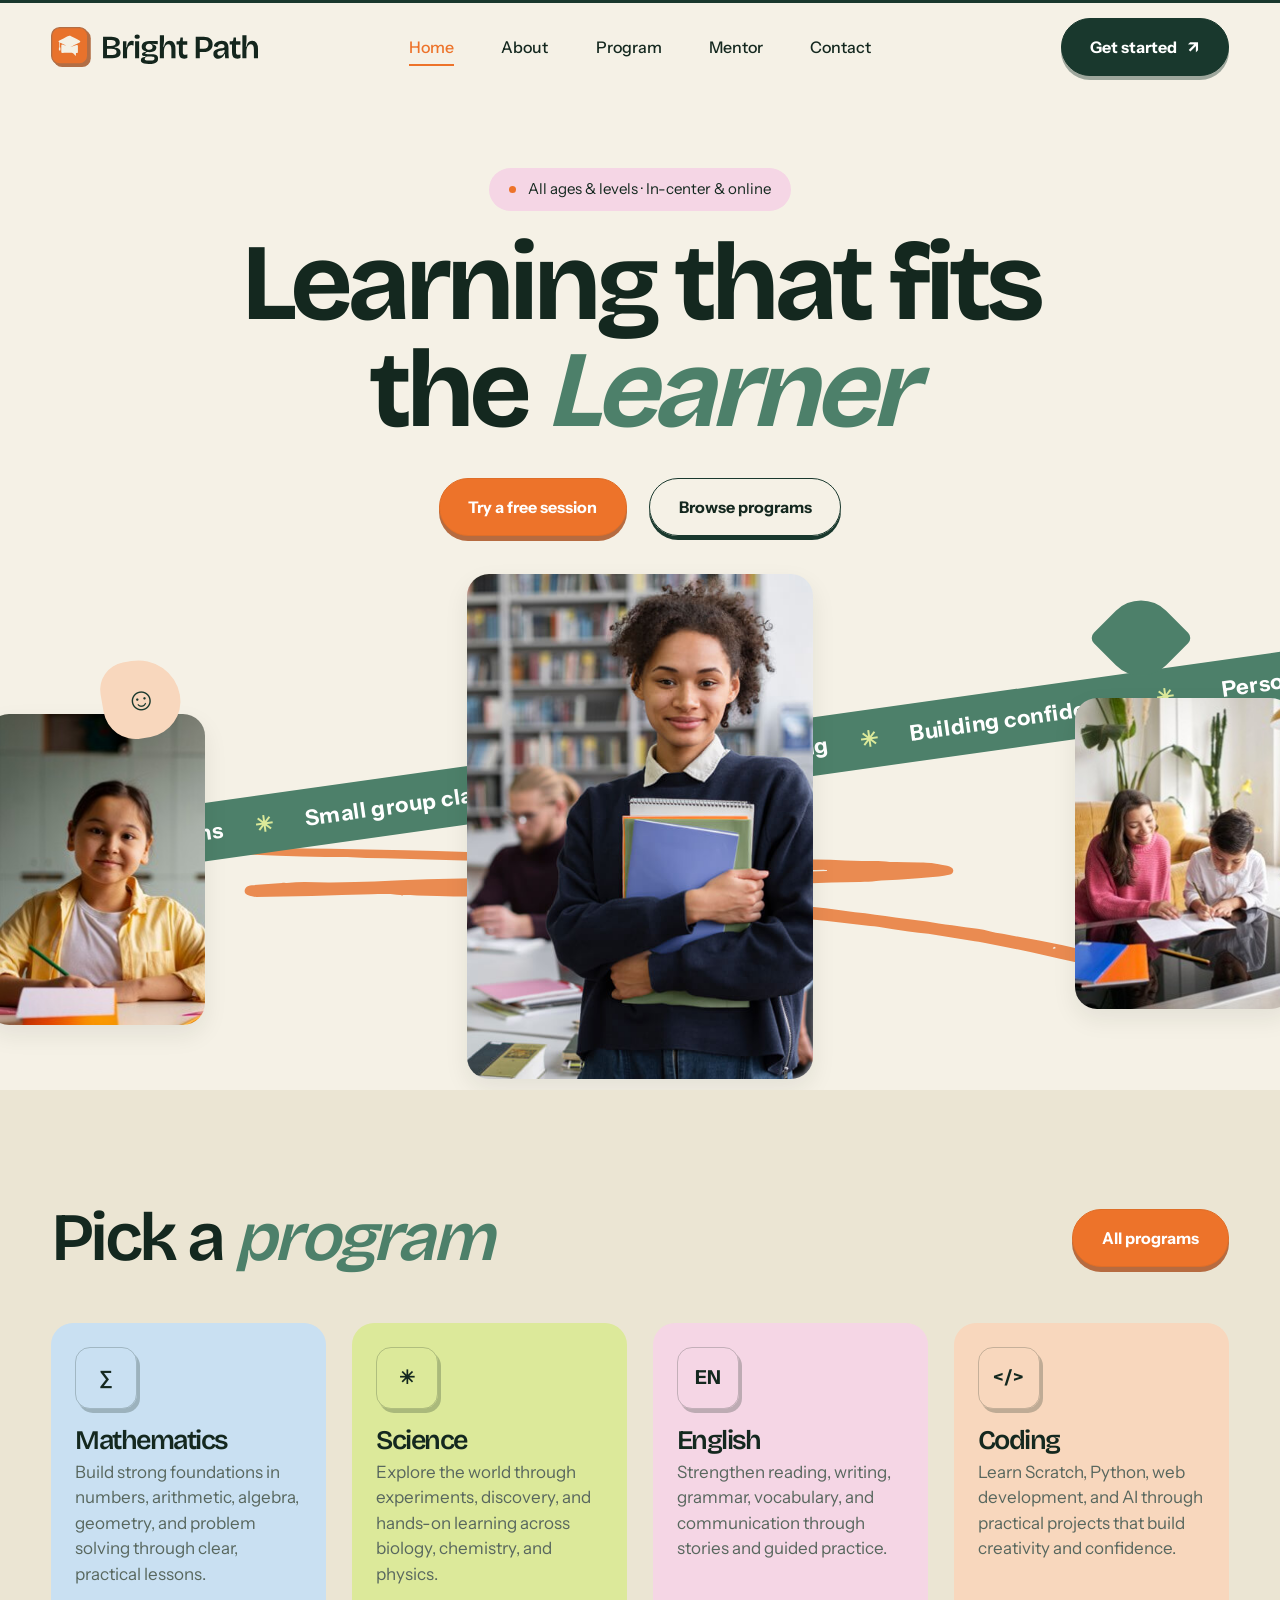
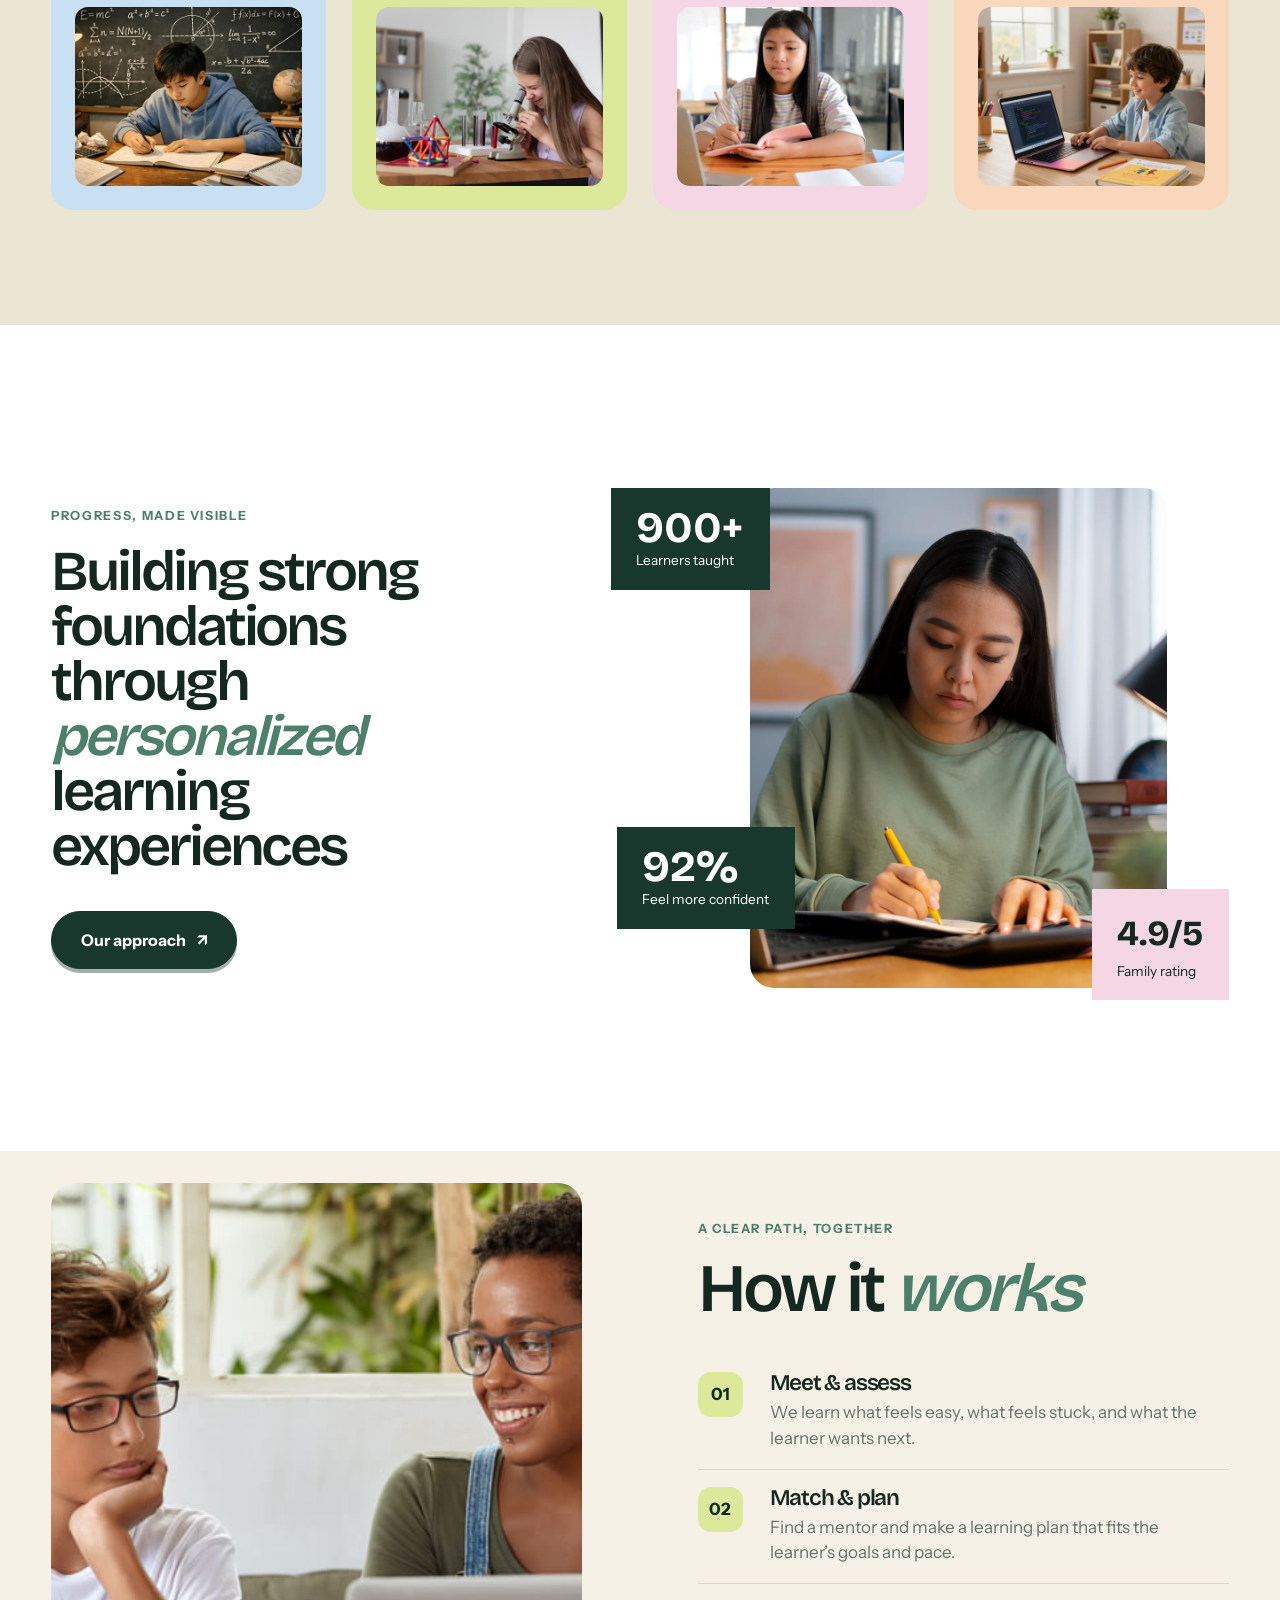
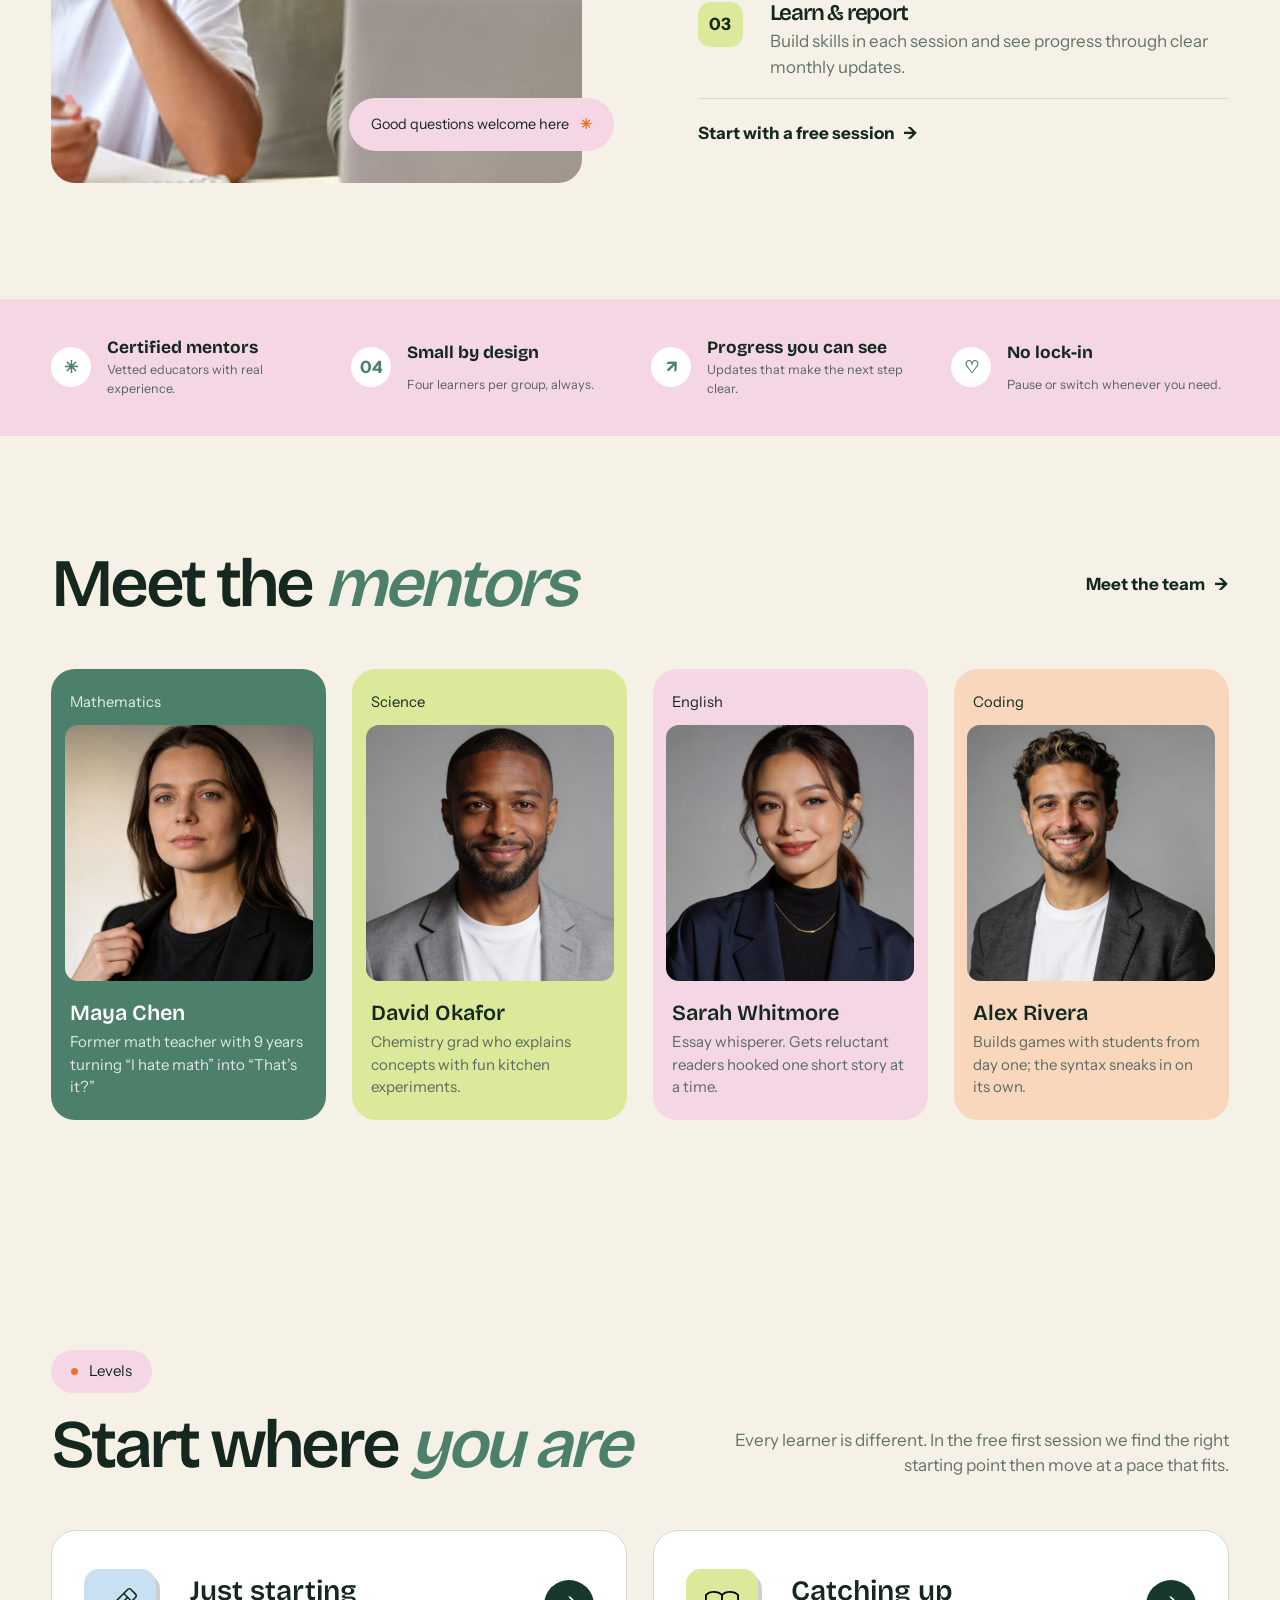
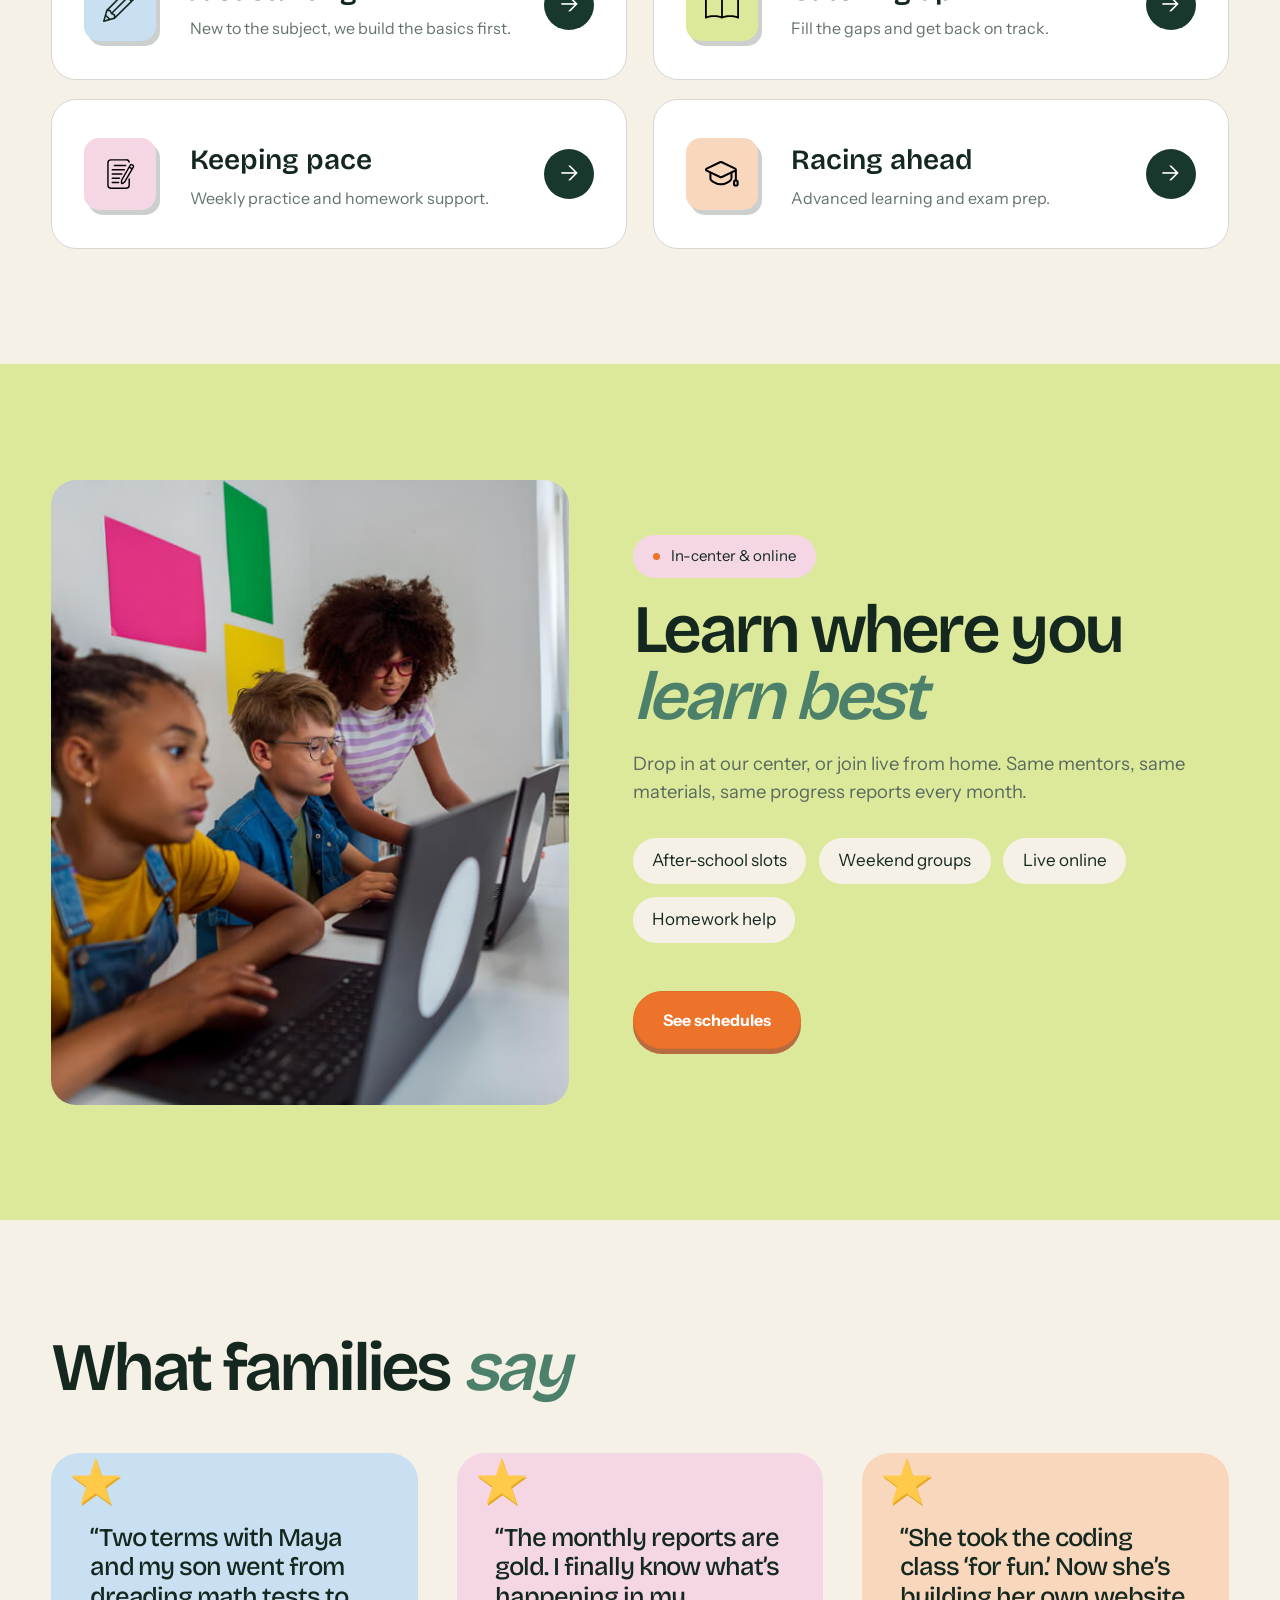
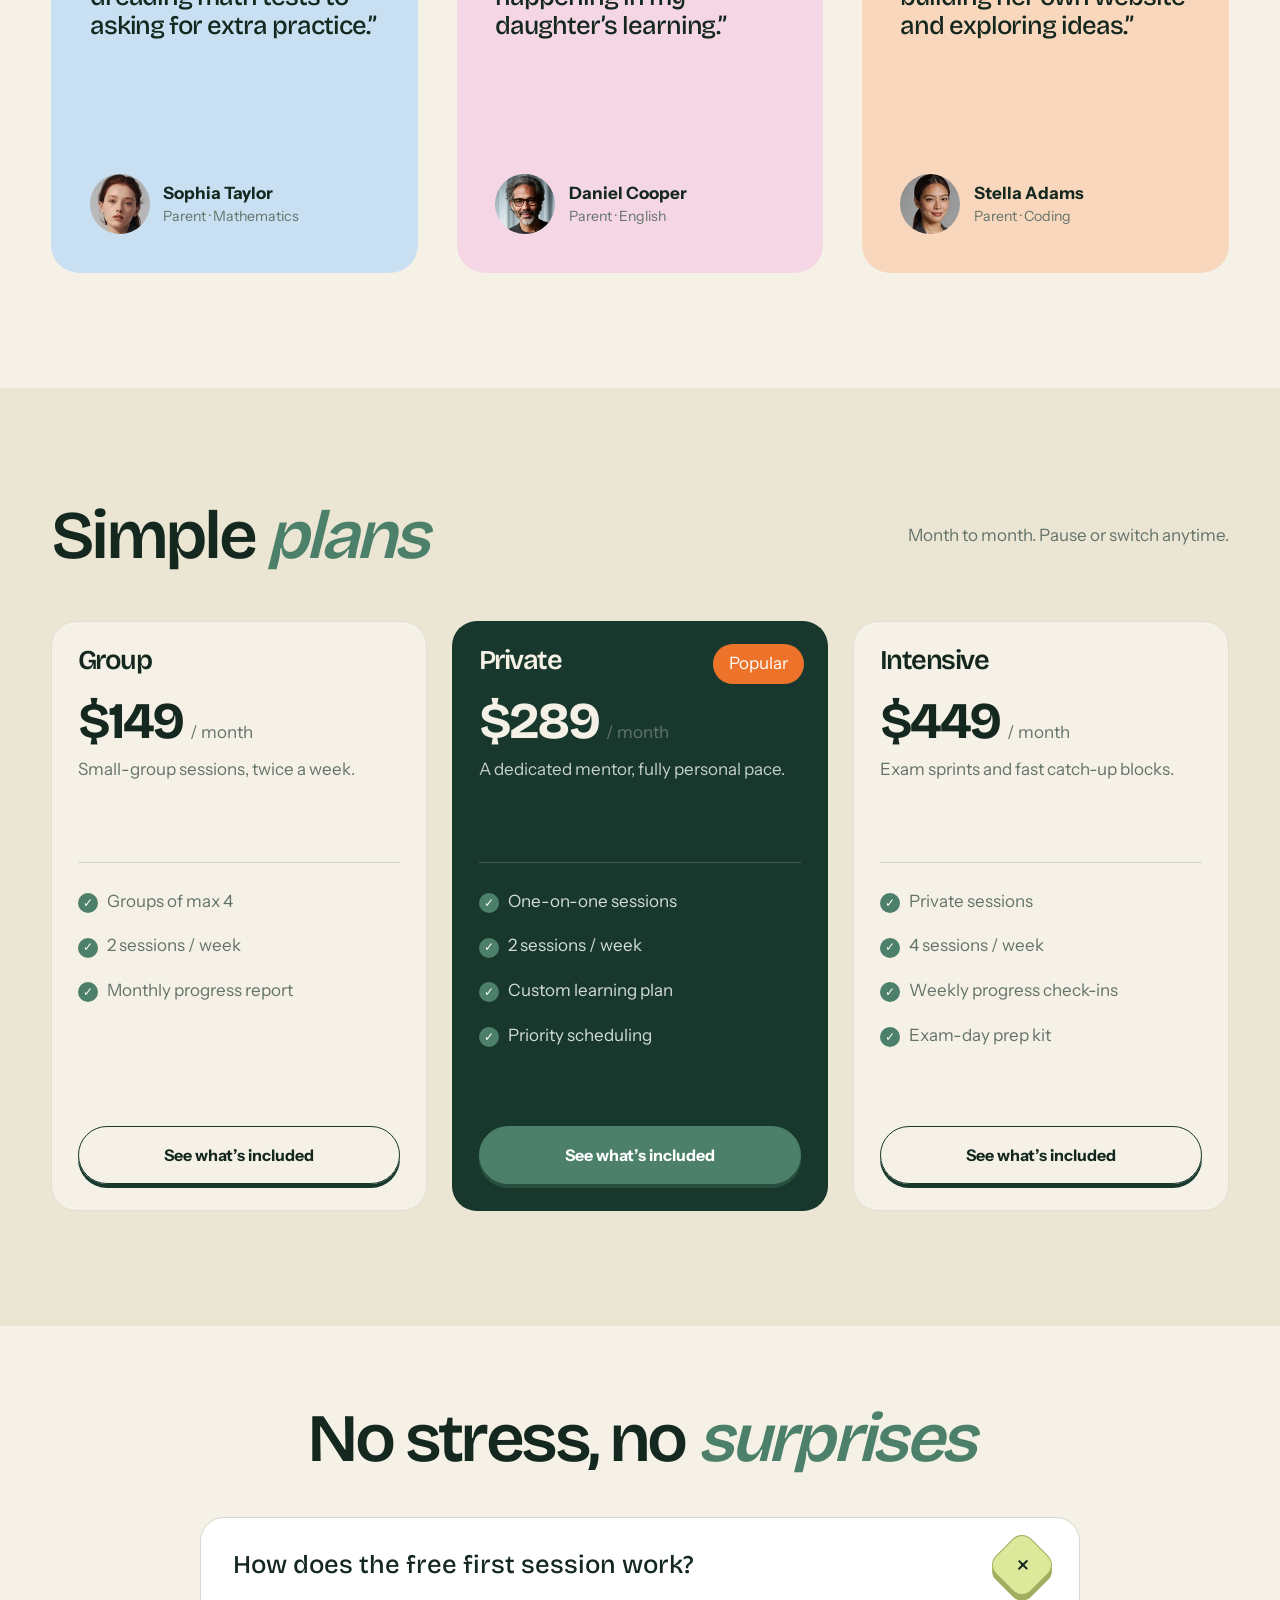
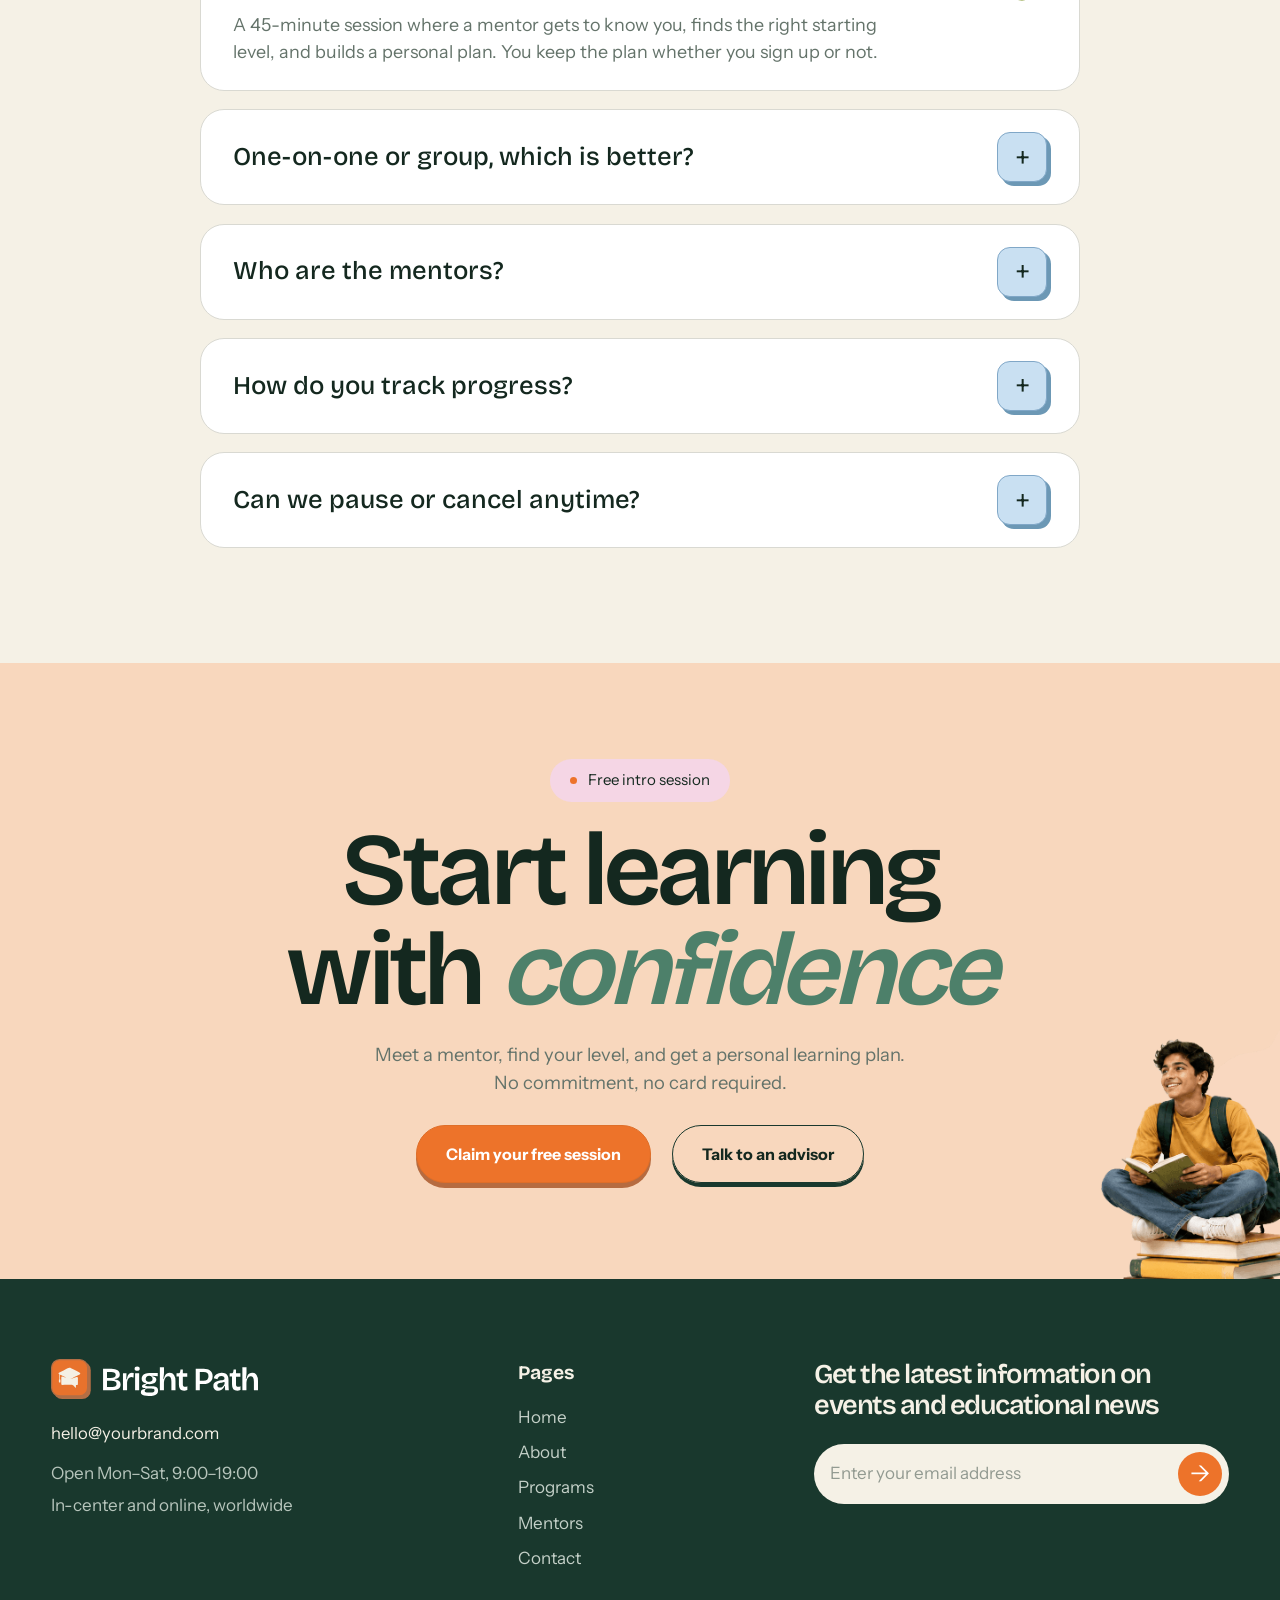
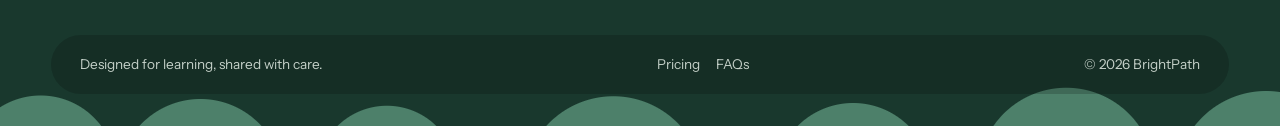
<file: index.html>
<!doctype html>
<html lang="en">
<head>
  <meta charset="utf-8">
  <meta name="viewport" content="width=device-width, initial-scale=1">
  <meta name="theme-color" content="#f5f1e6">
  <meta name="description" content="BrightPath makes learning feel clear, personal, and possible with trusted tutors and a plan that fits.">
  <title>BrightPath — Learning that fits the learner</title>
  <link rel="stylesheet" href="styles.css">
  <script src="main.js" defer></script>
</head>
<body data-page="home">
  <header class="site-header">
    <div class="container header-inner">
      <a class="brand" href="index.html" aria-label="BrightPath home"><img src="assets/brand-logo.svg" alt="BrightPath"></a>
      <button class="menu-toggle" type="button" aria-expanded="false" aria-controls="primary-nav" aria-label="Open menu"><span></span><span></span></button>
      <nav class="primary-nav" id="primary-nav" aria-label="Main navigation">
        <a href="index.html" aria-current="page">Home</a><a href="about.html">About</a><a href="program.html">Program</a><a href="mentor.html">Mentor</a><a href="contact.html">Contact</a>
      </nav>
      <a class="button button-dark header-cta" href="contact.html">Get started <span aria-hidden="true">↗</span></a>
    </div>
  </header>

  <main>
    <section class="home-hero">
      <div class="container hero-content" data-reveal>
        <p class="pill"><span></span> All ages &amp; levels · In-center &amp; online</p>
        <h1>Learning that fits<br>the <em>Learner</em></h1>
        <div class="hero-actions"><a class="button button-orange" href="contact.html">Try a free session</a><a class="button button-outline" href="program.html">Browse programs</a></div>
      </div>
      <div class="hero-collage" aria-label="Students learning with BrightPath">
        <span class="hero-decoration hero-smile" aria-hidden="true">☺</span>
        <span class="hero-decoration hero-leaf" aria-hidden="true"></span>
        <img class="hero-photo hero-photo-left" src="assets/hero-student-small.jpg" alt="Young learner writing in a notebook" data-reveal>
        <img class="hero-photo hero-photo-center" src="assets/hero-student-main.jpg" alt="Student holding books in a school library" data-reveal>
        <img class="hero-photo hero-photo-right" src="assets/hero-student-side.jpg" alt="Students studying together at home" data-reveal>
        <img class="hero-doodle" src="assets/decoration-underline.svg" alt="" aria-hidden="true">
      </div>
      <div class="ticker" aria-label="Learning plans, small group classes, and one-on-one tutoring"><div class="ticker-track"><span>Personal learning plans <b>✳</b> Small group classes <b>✳</b> One-on-one tutoring <b>✳</b> Building confidence <b>✳</b>&nbsp;</span><span aria-hidden="true">Personal learning plans <b>✳</b> Small group classes <b>✳</b> One-on-one tutoring <b>✳</b> Building confidence <b>✳</b>&nbsp;</span></div></div>
    </section>

    <section class="section-wrap programs-section" id="programs">
      <div class="container section-title-row" data-reveal><h2>Pick a <em>program</em></h2><a class="button button-orange" href="program.html">All programs</a></div>
      <div class="container program-card-grid">
        <a class="program-tile tile-blue" href="program.html#mathematics" data-reveal><span class="tile-icon">∑</span><h3>Mathematics</h3><p>Build strong foundations in numbers, arithmetic, algebra, geometry, and problem solving through clear, practical lessons.</p><img src="assets/program-mathematics.jpg" alt="Learner working on a mathematics problem"></a>
        <a class="program-tile tile-lime" href="program.html#science" data-reveal><span class="tile-icon">✳</span><h3>Science</h3><p>Explore the world through experiments, discovery, and hands-on learning across biology, chemistry, and physics.</p><img src="assets/program-science.jpg" alt="Student exploring a science project"></a>
        <a class="program-tile tile-pink" href="program.html#english" data-reveal><span class="tile-icon">EN</span><h3>English</h3><p>Strengthen reading, writing, grammar, vocabulary, and communication through stories and guided practice.</p><img src="assets/program-english.jpg" alt="Student writing in an English lesson"></a>
        <a class="program-tile tile-peach" href="program.html#coding" data-reveal><span class="tile-icon">&lt;/&gt;</span><h3>Coding</h3><p>Learn Scratch, Python, web development, and AI through practical projects that build creativity and confidence.</p><img src="assets/program-coding.jpg" alt="Student learning to code on a laptop"></a>
      </div>
    </section>

    <section class="section-wrap section-white">
      <div class="container proof-grid">
        <div class="proof-copy" data-reveal><p class="eyebrow">Progress, made visible</p><h2>Building strong foundations through <em>personalized</em> learning experiences</h2><a class="button button-dark" href="about.html">Our approach <span aria-hidden="true">↗</span></a></div>
        <div class="proof-visual" data-reveal><img src="assets/about-learning.jpg" alt="Student focused on a notebook while studying"><div class="proof-stat stat-learners"><strong>900+</strong><span>Learners taught</span></div><div class="proof-stat stat-success"><strong>92%</strong><span>Feel more confident</span></div><div class="proof-rating"><strong>4.9/5</strong><span>Family rating</span></div></div>
      </div>
    </section>

    <section class="section-wrap how-section">
      <div class="container how-grid">
        <div class="how-photo" data-reveal><img src="assets/about-classroom.jpg" alt="A mentor and two learners working through a lesson"><span class="photo-caption">Good questions welcome here <b>✳</b></span></div>
        <div class="how-copy" data-reveal><p class="eyebrow">A clear path, together</p><h2>How it <em>works</em></h2><div class="how-step"><span>01</span><div><h3>Meet &amp; assess</h3><p>We learn what feels easy, what feels stuck, and what the learner wants next.</p></div></div><div class="how-step"><span>02</span><div><h3>Match &amp; plan</h3><p>Find a mentor and make a learning plan that fits the learner’s goals and pace.</p></div></div><div class="how-step"><span>03</span><div><h3>Learn &amp; report</h3><p>Build skills in each session and see progress through clear monthly updates.</p></div></div><a class="text-link" href="contact.html">Start with a free session <span aria-hidden="true">→</span></a></div>
      </div>
    </section>

    <section class="promise-strip"><div class="container promise-grid"><div><span>✳</span><strong>Certified mentors</strong><small>Vetted educators with real experience.</small></div><div><span>04</span><strong>Small by design</strong><small>Four learners per group, always.</small></div><div><span>↗</span><strong>Progress you can see</strong><small>Updates that make the next step clear.</small></div><div><span>♡</span><strong>No lock-in</strong><small>Pause or switch whenever you need.</small></div></div></section>

    <section class="section-wrap mentor-section" id="mentors">
      <div class="container section-title-row" data-reveal><h2>Meet the <em>mentors</em></h2><a class="text-link" href="mentor.html">Meet the team <span aria-hidden="true">→</span></a></div>
      <div class="container mentor-grid">
        <a class="mentor-card mentor-card-green" href="mentor.html#maya" data-reveal><span class="mentor-subject">Mathematics</span><img src="assets/mentor-maya.jpg" alt="Maya Chen, mathematics mentor"><strong>Maya Chen</strong><p>Former math teacher with 9 years turning “I hate math” into “That’s it?”</p></a>
        <a class="mentor-card mentor-card-lime" href="mentor.html#david" data-reveal><span class="mentor-subject">Science</span><img src="assets/mentor-david.jpg" alt="David Okafor, science mentor"><strong>David Okafor</strong><p>Chemistry grad who explains concepts with fun kitchen experiments.</p></a>
        <a class="mentor-card mentor-card-pink" href="mentor.html#sarah" data-reveal><span class="mentor-subject">English</span><img src="assets/mentor-sarah.jpg" alt="Sarah Whitmore, English mentor"><strong>Sarah Whitmore</strong><p>Essay whisperer. Gets reluctant readers hooked one short story at a time.</p></a>
        <a class="mentor-card mentor-card-peach" href="mentor.html#alex" data-reveal><span class="mentor-subject">Coding</span><img src="assets/mentor-alex.jpg" alt="Alex Rivera, coding mentor"><strong>Alex Rivera</strong><p>Builds games with students from day one; the syntax sneaks in on its own.</p></a>
      </div>
    </section>

    <section class="section-wrap levels-section">
      <div class="container section-title-row levels-heading" data-reveal><div><p class="pill"><span></span> Levels</p><h2>Start where <em>you are</em></h2></div><p>Every learner is different. In the free first session we find the right starting point then move at a pace that fits.</p></div>
      <div class="container levels-grid">
        <a href="program.html" class="level-card" data-reveal><span class="level-icon level-blue"><img src="assets/framer-dcraAmz3c9gUYZgYEMHuJXrFI.svg" alt=""></span><span><strong>Just starting</strong><small>New to the subject, we build the basics first.</small></span><b>→</b></a>
        <a href="program.html" class="level-card" data-reveal><span class="level-icon level-lime"><img src="assets/framer-AYMHLEK5zOD5MEkUXZ081ocExpA.svg" alt=""></span><span><strong>Catching up</strong><small>Fill the gaps and get back on track.</small></span><b>→</b></a>
        <a href="program.html" class="level-card" data-reveal><span class="level-icon level-pink"><img src="assets/framer-0aSfm0yeWmNFsGBPbqBVEis16Hk.svg" alt=""></span><span><strong>Keeping pace</strong><small>Weekly practice and homework support.</small></span><b>→</b></a>
        <a href="program.html" class="level-card" data-reveal><span class="level-icon level-peach"><img src="assets/framer-48YajU9Z1n39ruucA21hRyoV5E.svg" alt=""></span><span><strong>Racing ahead</strong><small>Advanced learning and exam prep.</small></span><b>→</b></a>
      </div>
    </section>

    <section class="section-wrap online-section"><div class="container online-grid"><img src="assets/online-learning.jpg" alt="Mentor helping students learn together at a laptop" data-reveal><div data-reveal><p class="pill"><span></span> In-center &amp; online</p><h2>Learn where you <em>learn best</em></h2><p>Drop in at our center, or join live from home. Same mentors, same materials, same progress reports every month.</p><div class="tag-list"><span>After-school slots</span><span>Weekend groups</span><span>Live online</span><span>Homework help</span></div><a class="button button-orange" href="contact.html">See schedules</a></div></div></section>

    <section class="section-wrap testimonials-section">
      <div class="container section-title-row" data-reveal><h2>What families <em>say</em></h2><div class="slider-controls"><button type="button" data-slider-prev aria-label="Previous reviews">←</button><button type="button" data-slider-next aria-label="Next reviews">→</button></div></div>
      <div class="container review-track" data-review-track>
        <article class="review-card review-blue" data-reveal><span class="review-star">★</span><blockquote>“Two terms with Maya and my son went from dreading math tests to asking for extra practice.”</blockquote><div><img src="assets/review-avatar-1.jpg" alt=""><span><strong>Sophia Taylor</strong><small>Parent · Mathematics</small></span></div></article>
        <article class="review-card review-pink" data-reveal><span class="review-star">★</span><blockquote>“The monthly reports are gold. I finally know what’s happening in my daughter’s learning.”</blockquote><div><img src="assets/review-avatar-2.jpg" alt=""><span><strong>Daniel Cooper</strong><small>Parent · English</small></span></div></article>
        <article class="review-card review-peach" data-reveal><span class="review-star">★</span><blockquote>“She took the coding class ‘for fun.’ Now she’s building her own website and exploring ideas.”</blockquote><div><img src="assets/review-avatar-3.jpg" alt=""><span><strong>Stella Adams</strong><small>Parent · Coding</small></span></div></article>
      </div>
    </section>

    <section class="section-wrap pricing-section" id="pricing"><div class="container section-title-row" data-reveal><h2>Simple <em>plans</em></h2><p>Month to month. Pause or switch anytime.</p></div><div class="container pricing-grid">
      <article class="price-card" data-reveal><h3>Group</h3><p class="price"><strong>$149</strong> <span>/ month</span></p><p>Small-group sessions, twice a week.</p><ul><li>Groups of max 4</li><li>2 sessions / week</li><li>Monthly progress report</li></ul><a href="contact.html" class="button button-outline">See what’s included</a></article>
      <article class="price-card price-featured" data-reveal><span class="popular-badge">Popular</span><h3>Private</h3><p class="price"><strong>$289</strong> <span>/ month</span></p><p>A dedicated mentor, fully personal pace.</p><ul><li>One-on-one sessions</li><li>2 sessions / week</li><li>Custom learning plan</li><li>Priority scheduling</li></ul><a href="contact.html" class="button button-green">See what’s included</a></article>
      <article class="price-card" data-reveal><h3>Intensive</h3><p class="price"><strong>$449</strong> <span>/ month</span></p><p>Exam sprints and fast catch-up blocks.</p><ul><li>Private sessions</li><li>4 sessions / week</li><li>Weekly progress check-ins</li><li>Exam-day prep kit</li></ul><a href="contact.html" class="button button-outline">See what’s included</a></article>
    </div></section>

    <section class="section-wrap faq-section" id="faq"><div class="container section-title-row" data-reveal><h2>No stress, no <em>surprises</em></h2></div><div class="faq-list" data-reveal>
      <details class="faq-item" name="faq" open><summary>How does the free first session work?<span>+</span></summary><p>A 45-minute session where a mentor gets to know you, finds the right starting level, and builds a personal plan. You keep the plan whether you sign up or not.</p></details>
      <details class="faq-item" name="faq"><summary>One-on-one or group, which is better?<span>+</span></summary><p>One-on-one gives a learner a plan and pace built around them, while group sessions add peer energy at a lower cost. A mentor can recommend a fit after the first session.</p></details>
      <details class="faq-item" name="faq"><summary>Who are the mentors?<span>+</span></summary><p>Mentors are vetted educators with subject expertise and teaching experience. They go through structured onboarding and receive ongoing feedback.</p></details>
      <details class="faq-item" name="faq"><summary>How do you track progress?<span>+</span></summary><p>After sessions, mentors log notes and milestones. Families get clear updates, and mentors review progress together with the learner.</p></details>
      <details class="faq-item" name="faq"><summary>Can we pause or cancel anytime?<span>+</span></summary><p>Yes. Plans are flexible, with no long-term lock-in. Contact the team to change or pause a schedule.</p></details>
    </div></section>

    <section class="final-cta"><div class="container final-cta-inner" data-reveal><p class="pill"><span></span> Free intro session</p><h2>Start learning<br>with <em>confidence</em></h2><p>Meet a mentor, find your level, and get a personal learning plan. No commitment, no card required.</p><div class="hero-actions"><a class="button button-orange" href="contact.html">Claim your free session</a><a class="button button-outline" href="contact.html">Talk to an advisor</a></div><img src="assets/decoration-crop.png" alt="" aria-hidden="true"></div></section>
  </main>

  <footer class="site-footer"><div class="container footer-main"><div class="footer-brand"><a href="index.html"><img src="assets/brand-logo-footer.svg" alt="BrightPath"></a><a href="mailto:hello@yourbrand.com">hello@yourbrand.com</a><p>Open Mon–Sat, 9:00–19:00<br>In-center and online, worldwide</p></div><div class="footer-links"><strong>Pages</strong><a href="index.html">Home</a><a href="about.html">About</a><a href="program.html">Programs</a><a href="mentor.html">Mentors</a><a href="contact.html">Contact</a></div><div class="footer-news"><h3>Get the latest information on events and educational news</h3><form data-newsletter><label class="sr-only" for="newsletter-email">Your email address</label><input id="newsletter-email" type="email" placeholder="Enter your email address" required><button type="submit" aria-label="Subscribe">→</button><span class="newsletter-status" role="status"></span></form></div></div><div class="container footer-bottom"><span>Designed for learning, shared with care.</span><span><a href="#pricing">Pricing</a><a href="#faq">FAQs</a></span><span>© <span data-year>2026</span> BrightPath</span></div><div class="footer-clouds" aria-hidden="true"></div></footer>
</body>
</html>
</file>
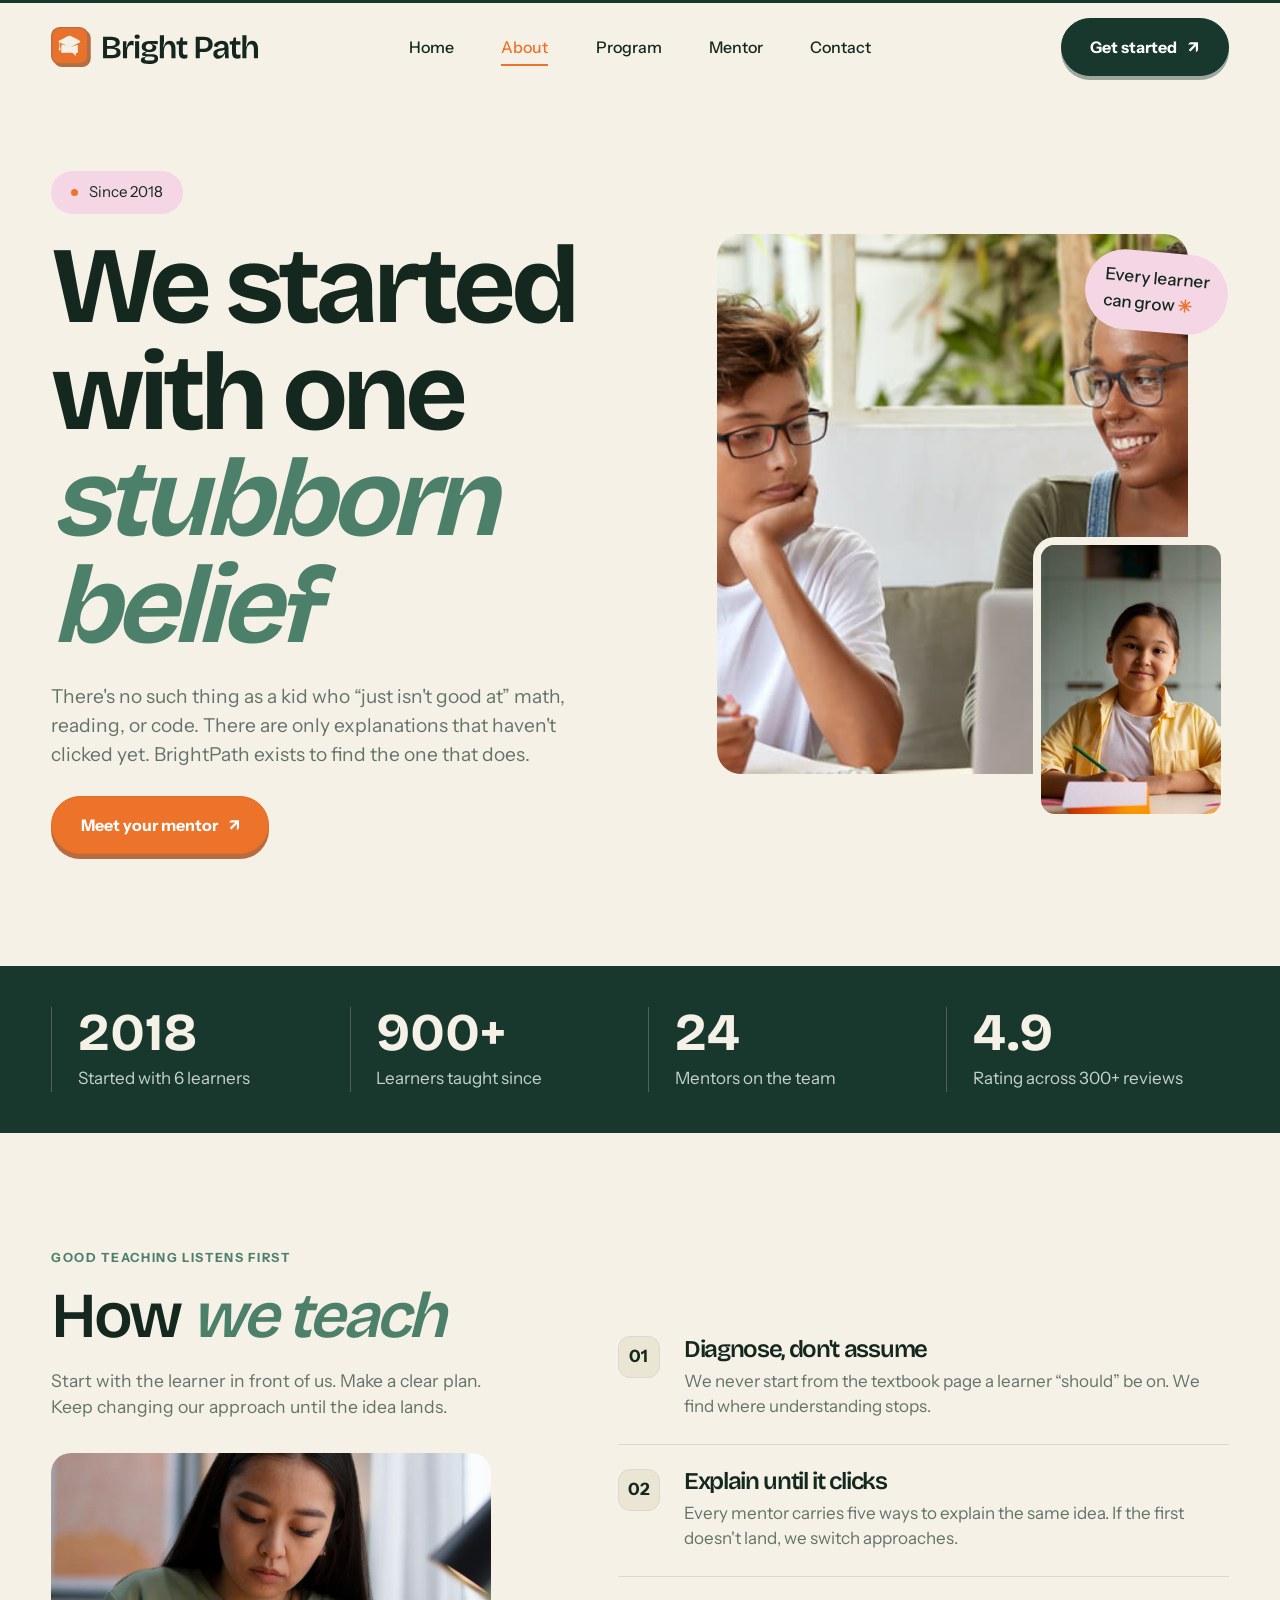
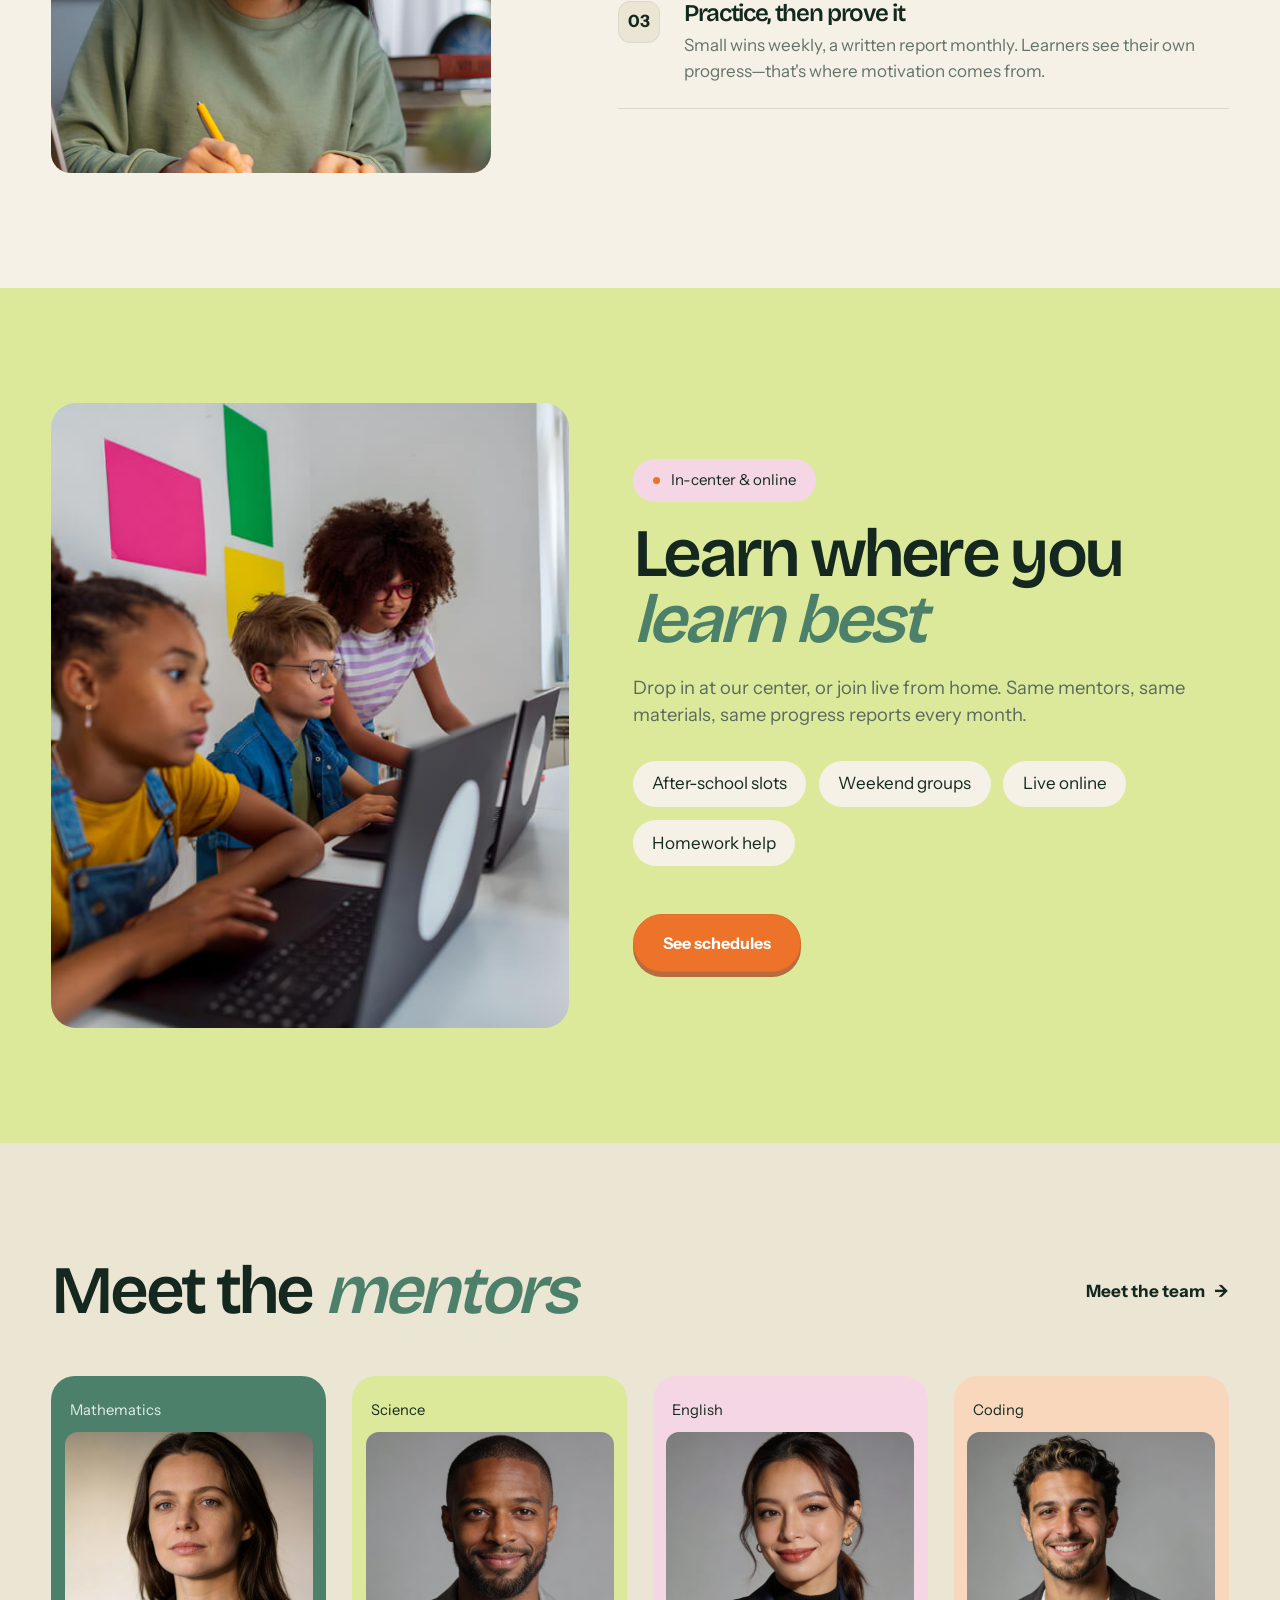
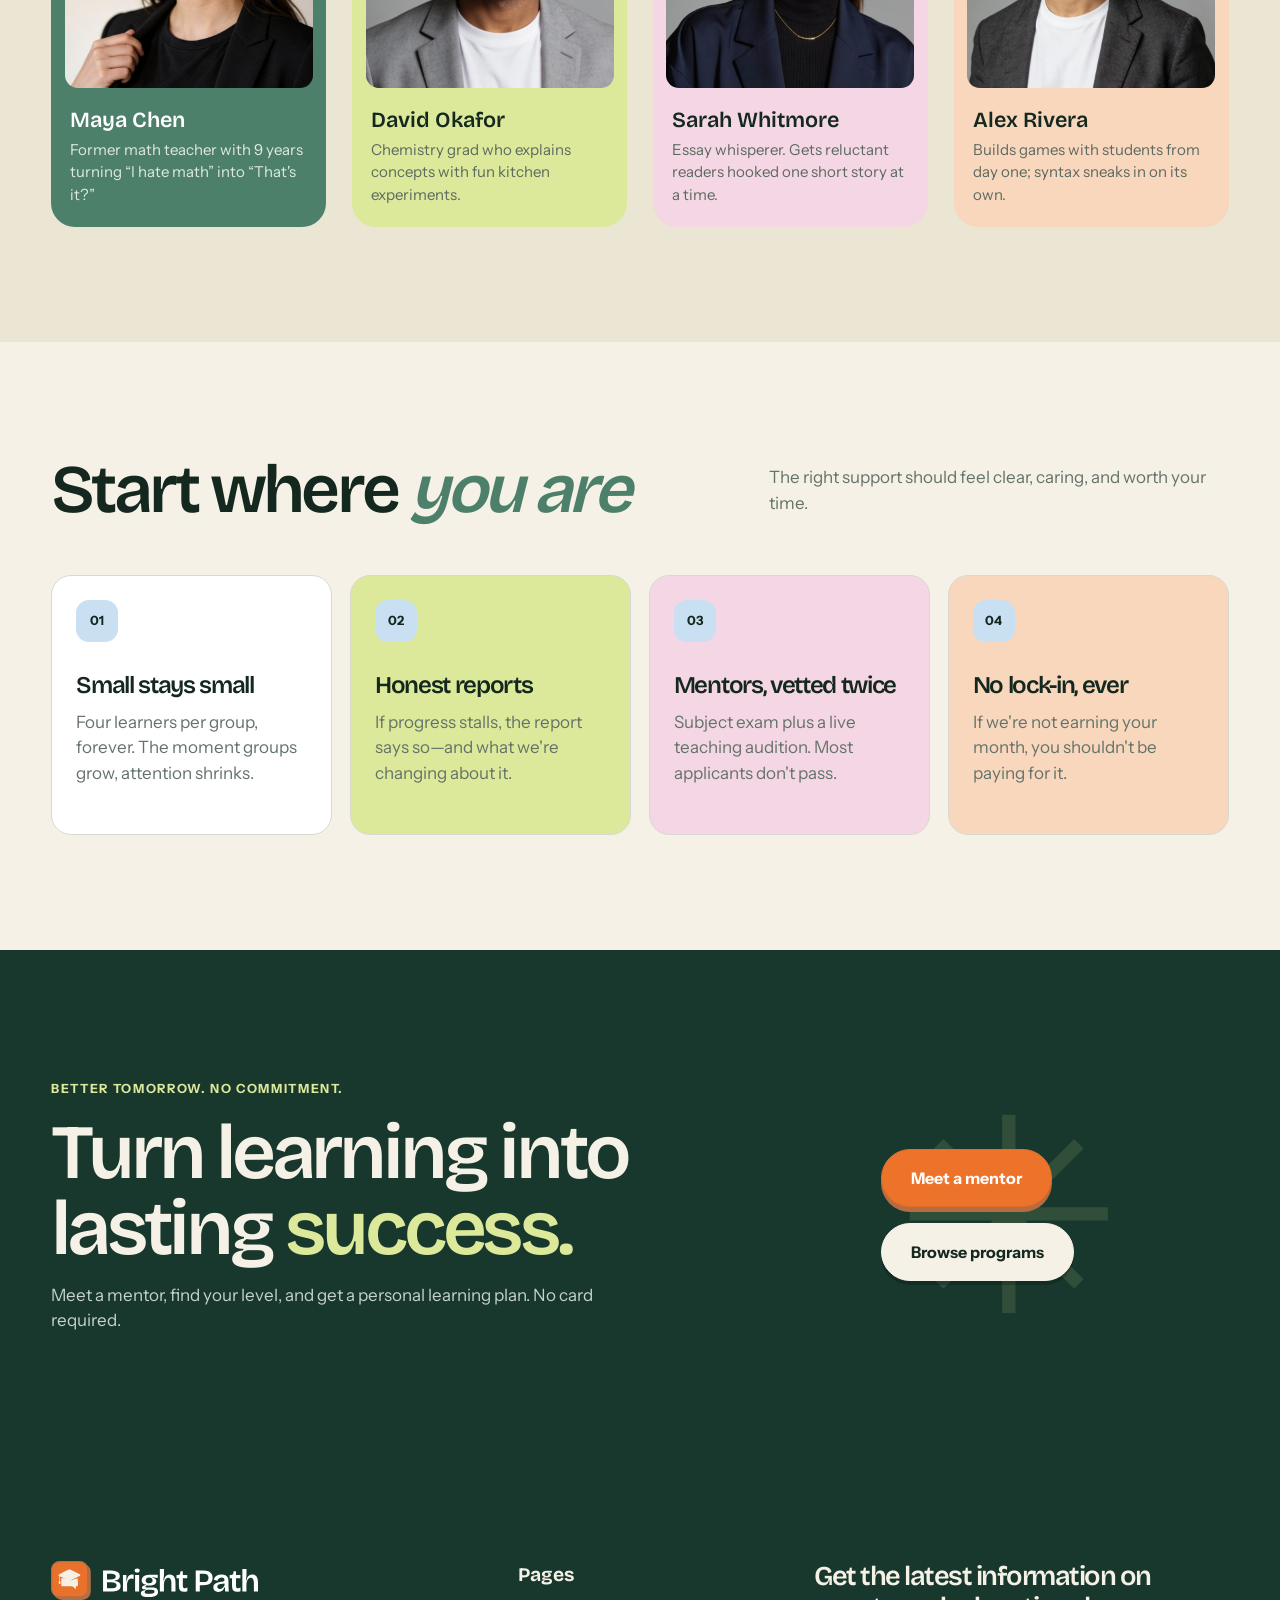
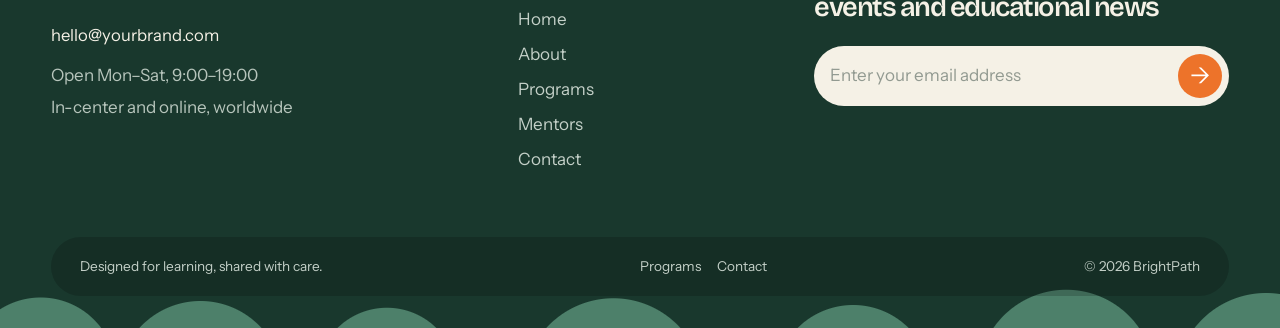
<file: about.html>
<!doctype html>
<html lang="en">
<head>
  <meta charset="utf-8"><meta name="viewport" content="width=device-width, initial-scale=1"><meta name="theme-color" content="#f5f1e6">
  <meta name="description" content="Discover BrightPath's learner-first approach to tutoring, mentorship, and confidence-building.">
  <title>About — BrightPath</title><link rel="stylesheet" href="styles.css"><script src="main.js" defer></script>
</head>
<body data-page="about">
  <header class="site-header"><div class="container header-inner"><a class="brand" href="index.html" aria-label="BrightPath home"><img src="assets/brand-logo.svg" alt="BrightPath"></a><button class="menu-toggle" type="button" aria-expanded="false" aria-controls="primary-nav" aria-label="Open menu"><span></span><span></span></button><nav class="primary-nav" id="primary-nav" aria-label="Main navigation"><a href="index.html">Home</a><a href="about.html" aria-current="page">About</a><a href="program.html">Program</a><a href="mentor.html">Mentor</a><a href="contact.html">Contact</a></nav><a class="button button-dark header-cta" href="contact.html">Get started <span aria-hidden="true">↗</span></a></div></header>
  <main>
    <section class="about-hero section-wrap"><div class="container about-hero-layout"><div class="about-hero-copy" data-reveal><p class="pill"><span></span> Since 2018</p><h1>We started with one <em>stubborn belief</em></h1><p>There's no such thing as a kid who “just isn't good at” math, reading, or code. There are only explanations that haven't clicked yet. BrightPath exists to find the one that does.</p><a class="button button-orange" href="contact.html">Meet your mentor <span aria-hidden="true">↗</span></a></div><div class="about-hero-image" data-reveal><img src="assets/about-classroom.jpg" alt="A mentor and two learners working through a lesson"><img class="about-floating-image" src="assets/hero-student-small.jpg" alt="A learner writing in her notebook"><span class="image-sticker">Every learner<br>can grow <b>✳</b></span></div></div></section>
    <section class="about-stats"><div class="container stats-row"><div><strong>2018</strong><span>Started with 6 learners</span></div><div><strong>900+</strong><span>Learners taught since</span></div><div><strong>24</strong><span>Mentors on the team</span></div><div><strong>4.9</strong><span>Rating across 300+ reviews</span></div></div></section>
    <section class="section-wrap teaching-section"><div class="container teaching-grid"><div class="teaching-heading" data-reveal><p class="eyebrow">Good teaching listens first</p><h2>How <em>we teach</em></h2><p>Start with the learner in front of us. Make a clear plan. Keep changing our approach until the idea lands.</p><img src="assets/about-learning.jpg" alt="Learner working carefully through a lesson"></div><div class="teaching-steps">
      <article class="teaching-step" data-reveal><span>01</span><div><h3>Diagnose, don't assume</h3><p>We never start from the textbook page a learner “should” be on. We find where understanding stops.</p></div></article>
      <article class="teaching-step" data-reveal><span>02</span><div><h3>Explain until it clicks</h3><p>Every mentor carries five ways to explain the same idea. If the first doesn't land, we switch approaches.</p></div></article>
      <article class="teaching-step" data-reveal><span>03</span><div><h3>Practice, then prove it</h3><p>Small wins weekly, a written report monthly. Learners see their own progress—that's where motivation comes from.</p></div></article>
    </div></div></section>
    <section class="section-wrap online-section"><div class="container online-grid"><img src="assets/online-learning.jpg" alt="Learners working together at a computer" data-reveal><div data-reveal><p class="pill"><span></span> In-center &amp; online</p><h2>Learn where you <em>learn best</em></h2><p>Drop in at our center, or join live from home. Same mentors, same materials, same progress reports every month.</p><div class="tag-list"><span>After-school slots</span><span>Weekend groups</span><span>Live online</span><span>Homework help</span></div><a class="button button-orange" href="contact.html">See schedules</a></div></div></section>
    <section class="section-wrap about-mentors"><div class="container section-title-row" data-reveal><h2>Meet the <em>mentors</em></h2><a class="text-link" href="mentor.html">Meet the team <span aria-hidden="true">→</span></a></div><div class="container mentor-grid">
      <a class="mentor-card mentor-card-green" href="mentor.html#maya" data-reveal><span class="mentor-subject">Mathematics</span><img src="assets/mentor-maya.jpg" alt="Maya Chen"><strong>Maya Chen</strong><p>Former math teacher with 9 years turning “I hate math” into “That's it?”</p></a>
      <a class="mentor-card mentor-card-lime" href="mentor.html#david" data-reveal><span class="mentor-subject">Science</span><img src="assets/mentor-david.jpg" alt="David Okafor"><strong>David Okafor</strong><p>Chemistry grad who explains concepts with fun kitchen experiments.</p></a>
      <a class="mentor-card mentor-card-pink" href="mentor.html#sarah" data-reveal><span class="mentor-subject">English</span><img src="assets/mentor-sarah.jpg" alt="Sarah Whitmore"><strong>Sarah Whitmore</strong><p>Essay whisperer. Gets reluctant readers hooked one short story at a time.</p></a>
      <a class="mentor-card mentor-card-peach" href="mentor.html#alex" data-reveal><span class="mentor-subject">Coding</span><img src="assets/mentor-alex.jpg" alt="Alex Rivera"><strong>Alex Rivera</strong><p>Builds games with students from day one; syntax sneaks in on its own.</p></a>
    </div></section>
    <section class="section-wrap values-section"><div class="container section-title-row" data-reveal><h2>Start where <em>you are</em></h2><p>The right support should feel clear, caring, and worth your time.</p></div><div class="container values-grid">
      <article data-reveal><span>01</span><h3>Small stays small</h3><p>Four learners per group, forever. The moment groups grow, attention shrinks.</p></article><article data-reveal><span>02</span><h3>Honest reports</h3><p>If progress stalls, the report says so—and what we're changing about it.</p></article><article data-reveal><span>03</span><h3>Mentors, vetted twice</h3><p>Subject exam plus a live teaching audition. Most applicants don't pass.</p></article><article data-reveal><span>04</span><h3>No lock-in, ever</h3><p>If we're not earning your month, you shouldn't be paying for it.</p></article>
    </div></section>
    <section class="section-wrap section-green"><div class="container closing-banner" data-reveal><div><p class="eyebrow eyebrow-light">Better tomorrow. No commitment.</p><h2>Turn learning into lasting <span>success.</span></h2><p>Meet a mentor, find your level, and get a personal learning plan. No card required.</p></div><div class="closing-actions"><a class="button button-orange" href="mentor.html">Meet a mentor</a><a class="button button-cream" href="program.html">Browse programs</a></div><span class="closing-flower">✳</span></div></section>
  </main>
  <footer class="site-footer"><div class="container footer-main"><div class="footer-brand"><a href="index.html"><img src="assets/brand-logo-footer.svg" alt="BrightPath"></a><a href="mailto:hello@yourbrand.com">hello@yourbrand.com</a><p>Open Mon–Sat, 9:00–19:00<br>In-center and online, worldwide</p></div><div class="footer-links"><strong>Pages</strong><a href="index.html">Home</a><a href="about.html">About</a><a href="program.html">Programs</a><a href="mentor.html">Mentors</a><a href="contact.html">Contact</a></div><div class="footer-news"><h3>Get the latest information on events and educational news</h3><form data-newsletter><label class="sr-only" for="newsletter-email">Your email address</label><input id="newsletter-email" type="email" placeholder="Enter your email address" required><button type="submit" aria-label="Subscribe">→</button><span class="newsletter-status" role="status"></span></form></div></div><div class="container footer-bottom"><span>Designed for learning, shared with care.</span><span><a href="program.html">Programs</a><a href="contact.html">Contact</a></span><span>© <span data-year>2026</span> BrightPath</span></div><div class="footer-clouds" aria-hidden="true"></div></footer>
</body>
</html>
</file>
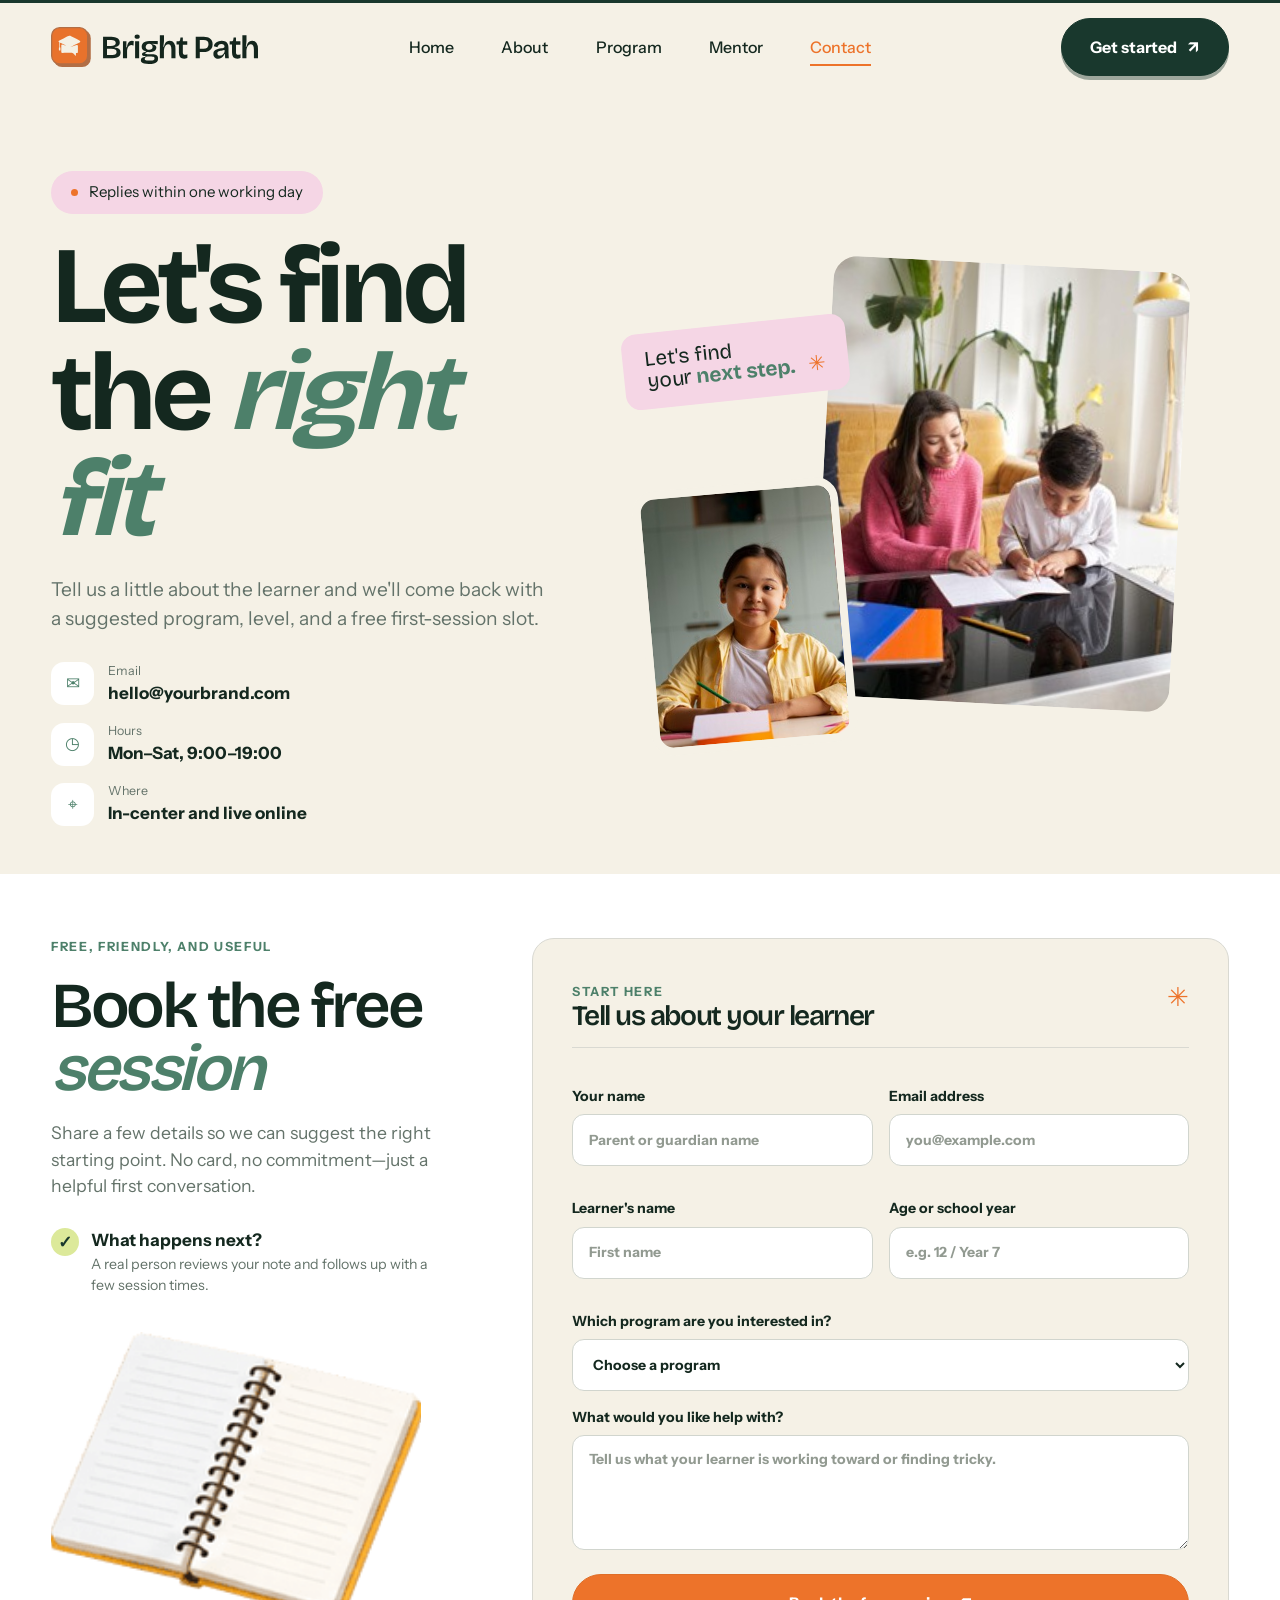
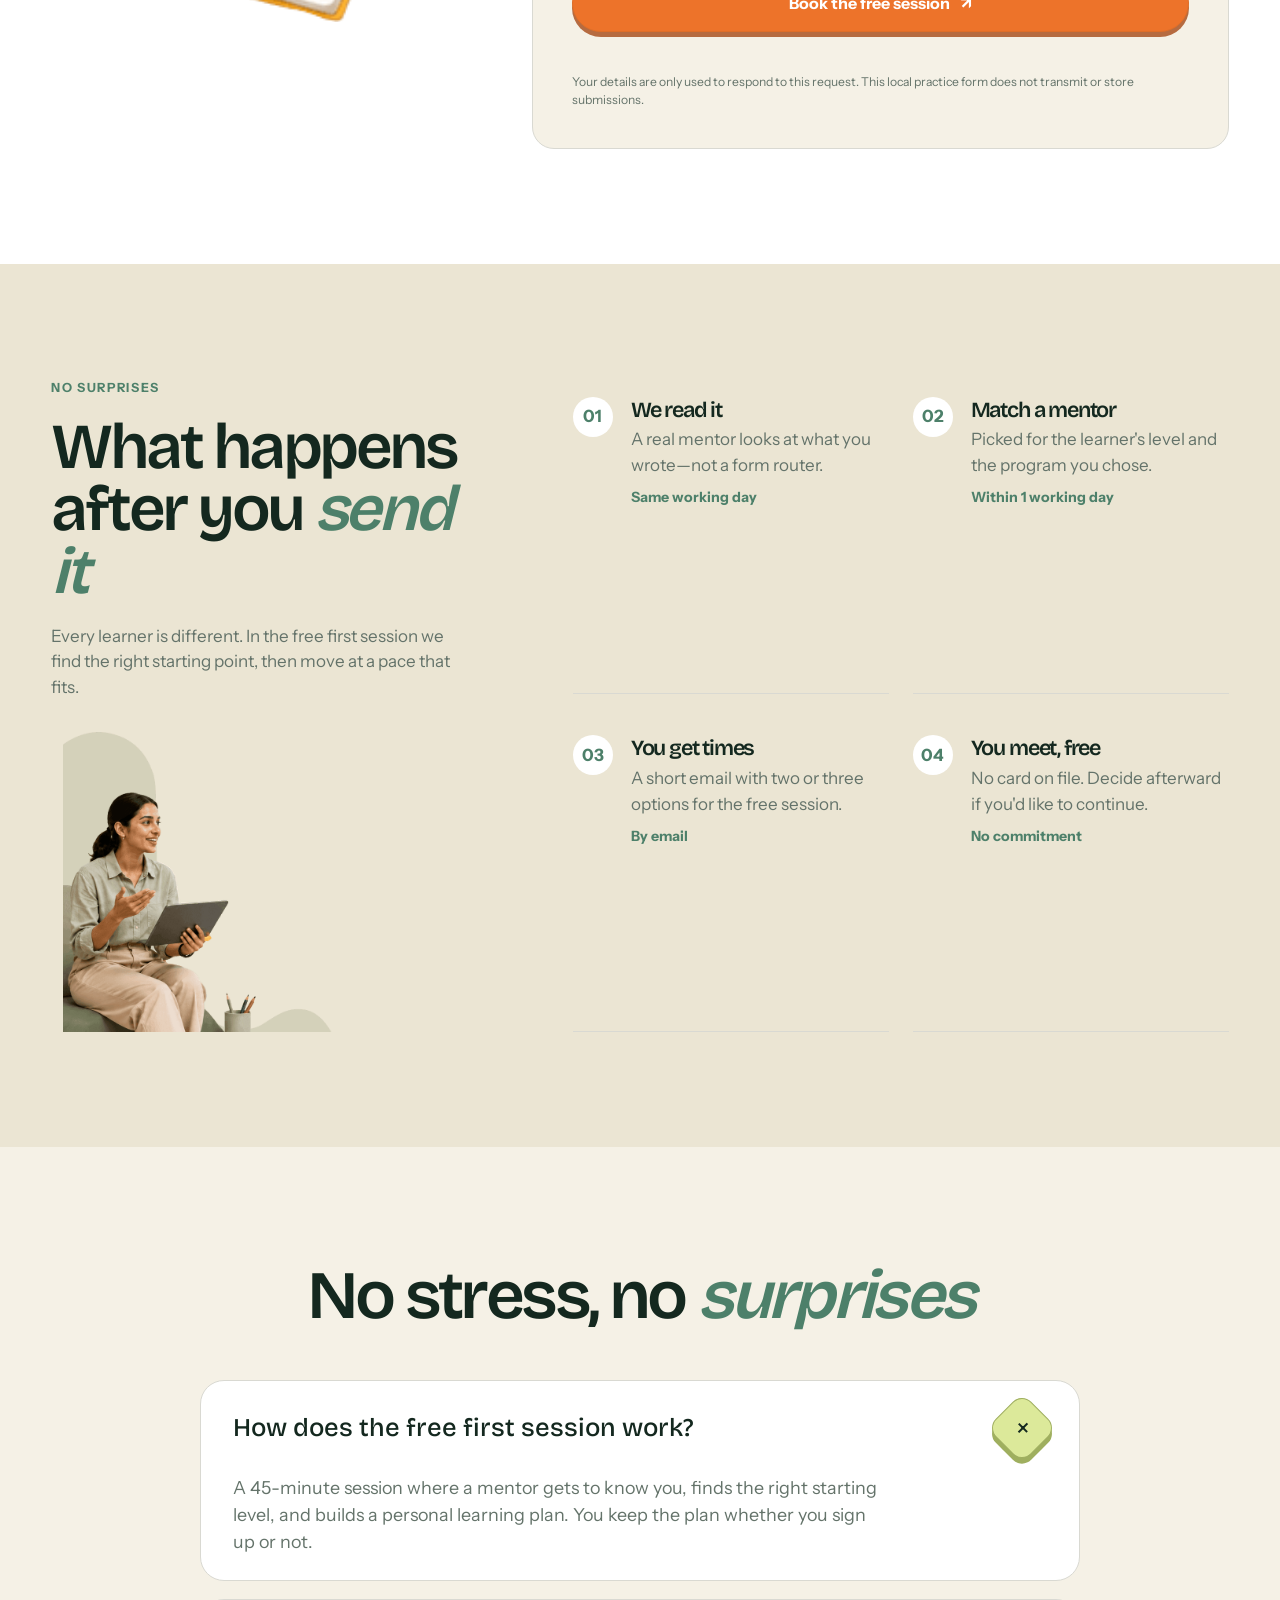
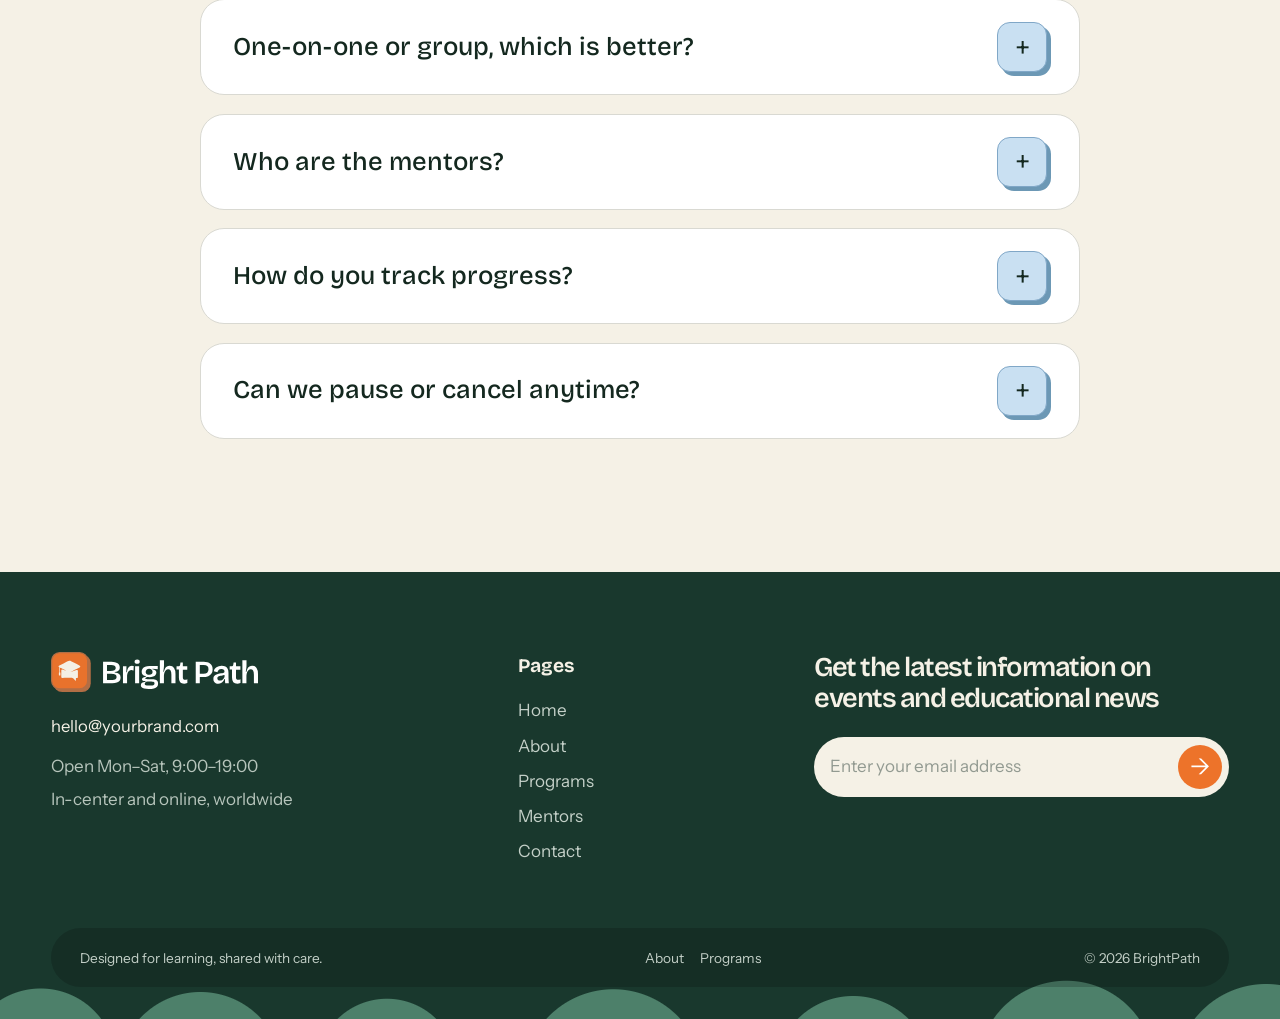
<file: contact.html>
<!doctype html>
<html lang="en">
<head>
  <meta charset="utf-8"><meta name="viewport" content="width=device-width, initial-scale=1"><meta name="theme-color" content="#f5f1e6">
  <meta name="description" content="Tell BrightPath what your learner needs and find a free first-session time.">
  <title>Contact — BrightPath</title><link rel="stylesheet" href="styles.css"><script src="main.js" defer></script>
</head>
<body data-page="contact">
  <header class="site-header"><div class="container header-inner"><a class="brand" href="index.html" aria-label="BrightPath home"><img src="assets/brand-logo.svg" alt="BrightPath"></a><button class="menu-toggle" type="button" aria-expanded="false" aria-controls="primary-nav" aria-label="Open menu"><span></span><span></span></button><nav class="primary-nav" id="primary-nav" aria-label="Main navigation"><a href="index.html">Home</a><a href="about.html">About</a><a href="program.html">Program</a><a href="mentor.html">Mentor</a><a href="contact.html" aria-current="page">Contact</a></nav><a class="button button-dark header-cta" href="#booking-form">Get started <span aria-hidden="true">↗</span></a></div></header>
  <main>
    <section class="contact-hero section-wrap"><div class="container contact-hero-layout"><div data-reveal><p class="pill"><span></span> Replies within one working day</p><h1>Let's find the <em>right fit</em></h1><p>Tell us a little about the learner and we'll come back with a suggested program, level, and a free first-session slot.</p><div class="contact-quick-info"><div><span class="contact-icon">✉</span><span><small>Email</small><a href="mailto:hello@yourbrand.com">hello@yourbrand.com</a></span></div><div><span class="contact-icon">◷</span><span><small>Hours</small><strong>Mon–Sat, 9:00–19:00</strong></span></div><div><span class="contact-icon">⌖</span><span><small>Where</small><strong>In-center and live online</strong></span></div></div></div><div class="contact-hero-art" data-reveal><img class="contact-photo-main" src="assets/hero-student-side.jpg" alt="A mentor supporting two learners"><img class="contact-photo-small" src="assets/hero-student-small.jpg" alt="Student preparing for a lesson"><span class="contact-note">Let's find<br>your <b>next step.</b> <i>✳</i></span></div></div></section>
    <section class="section-wrap contact-form-section"><div class="container contact-form-layout"><div class="booking-intro" data-reveal><p class="eyebrow">Free, friendly, and useful</p><h2>Book the free <em>session</em></h2><p>Share a few details so we can suggest the right starting point. No card, no commitment—just a helpful first conversation.</p><div class="form-proof"><span>✓</span><div><strong>What happens next?</strong><small>A real person reviews your note and follows up with a few session times.</small></div></div><img src="assets/framer-Smqr3uMDSR2PzjB3DBAfhHFKBaQ.png" alt="Open notebook ready for a new plan"></div>
      <form class="booking-form" id="booking-form" data-contact-form data-reveal>
        <div class="form-heading"><div><span class="eyebrow">Start here</span><h3>Tell us about your learner</h3></div><span>✳</span></div>
        <div class="field-row"><label>Your name<input name="name" autocomplete="name" required placeholder="Parent or guardian name"></label><label>Email address<input name="email" type="email" autocomplete="email" required placeholder="you@example.com"></label></div>
        <div class="field-row"><label>Learner's name<input name="learner" autocomplete="off" required placeholder="First name"></label><label>Age or school year<input name="age" required placeholder="e.g. 12 / Year 7"></label></div>
        <label>Which program are you interested in?<select name="program" required><option value="" selected disabled>Choose a program</option><option>Mathematics</option><option>Science</option><option>English</option><option>Coding</option><option>Not sure yet</option></select></label>
        <label>What would you like help with?<textarea name="message" rows="4" placeholder="Tell us what your learner is working toward or finding tricky."></textarea></label>
        <button class="button button-orange form-submit" type="submit">Book the free session <span aria-hidden="true">↗</span></button>
        <p class="form-status" role="status" aria-live="polite"></p>
        <small class="form-privacy">Your details are only used to respond to this request. This local practice form does not transmit or store submissions.</small>
      </form>
    </div></section>
    <section class="section-wrap response-section"><div class="container response-layout"><div data-reveal><p class="eyebrow">No surprises</p><h2>What happens after you <em>send it</em></h2><p>Every learner is different. In the free first session we find the right starting point, then move at a pace that fits.</p><img src="assets/decoration-illustration.png" alt="" aria-hidden="true"></div><ol class="response-steps">
      <li data-reveal><span>01</span><div><h3>We read it</h3><p>A real mentor looks at what you wrote—not a form router.</p><small>Same working day</small></div></li>
      <li data-reveal><span>02</span><div><h3>Match a mentor</h3><p>Picked for the learner's level and the program you chose.</p><small>Within 1 working day</small></div></li>
      <li data-reveal><span>03</span><div><h3>You get times</h3><p>A short email with two or three options for the free session.</p><small>By email</small></div></li>
      <li data-reveal><span>04</span><div><h3>You meet, free</h3><p>No card on file. Decide afterward if you'd like to continue.</p><small>No commitment</small></div></li>
    </ol></div></section>
    <section class="section-wrap contact-faq-section"><div class="container section-title-row" data-reveal><h2>No stress, no <em>surprises</em></h2></div><div class="faq-list" data-reveal>
      <details class="faq-item" name="faq" open><summary>How does the free first session work?<span>+</span></summary><p>A 45-minute session where a mentor gets to know you, finds the right starting level, and builds a personal learning plan. You keep the plan whether you sign up or not.</p></details>
      <details class="faq-item" name="faq"><summary>One-on-one or group, which is better?<span>+</span></summary><p>One-on-one gives a learner a pace and plan built around them, while group sessions add peer energy at a lower cost. A mentor will recommend the best fit after the free first session.</p></details>
      <details class="faq-item" name="faq"><summary>Who are the mentors?<span>+</span></summary><p>Mentors are vetted educators with subject expertise and at least two years of teaching experience. They receive structured onboarding and regular feedback.</p></details>
      <details class="faq-item" name="faq"><summary>How do you track progress?<span>+</span></summary><p>After sessions, mentors log notes and milestones. Families see a clear summary, and mentors review progress with the learner at the start of the next session.</p></details>
      <details class="faq-item" name="faq"><summary>Can we pause or cancel anytime?<span>+</span></summary><p>Yes. There is no lock-in and no cancellation fee. You can pause for up to 30 days or cancel anytime by contacting us before your next session.</p></details>
    </div></section>
  </main>
  <footer class="site-footer"><div class="container footer-main"><div class="footer-brand"><a href="index.html"><img src="assets/brand-logo-footer.svg" alt="BrightPath"></a><a href="mailto:hello@yourbrand.com">hello@yourbrand.com</a><p>Open Mon–Sat, 9:00–19:00<br>In-center and online, worldwide</p></div><div class="footer-links"><strong>Pages</strong><a href="index.html">Home</a><a href="about.html">About</a><a href="program.html">Programs</a><a href="mentor.html">Mentors</a><a href="contact.html">Contact</a></div><div class="footer-news"><h3>Get the latest information on events and educational news</h3><form data-newsletter><label class="sr-only" for="newsletter-email">Your email address</label><input id="newsletter-email" type="email" placeholder="Enter your email address" required><button type="submit" aria-label="Subscribe">→</button><span class="newsletter-status" role="status"></span></form></div></div><div class="container footer-bottom"><span>Designed for learning, shared with care.</span><span><a href="about.html">About</a><a href="program.html">Programs</a></span><span>© <span data-year>2026</span> BrightPath</span></div><div class="footer-clouds" aria-hidden="true"></div></footer>
</body>
</html>
</file>
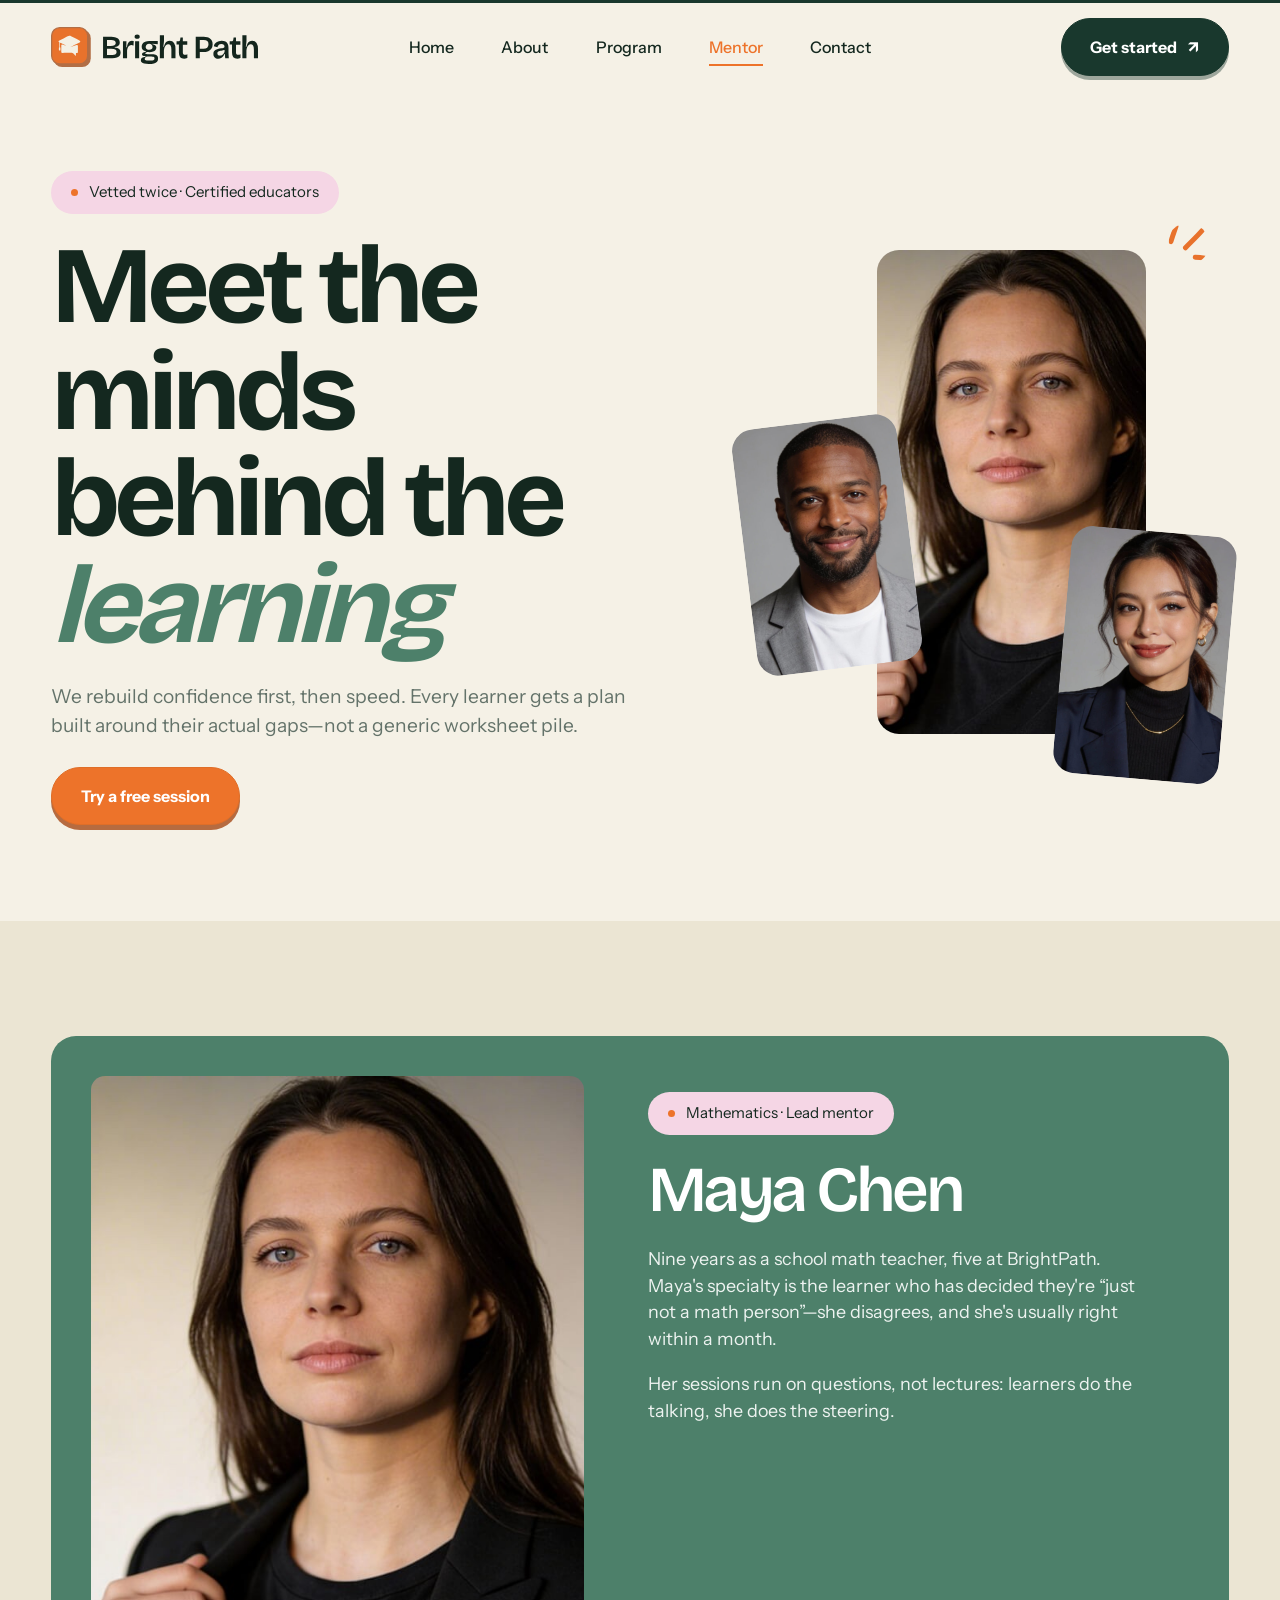
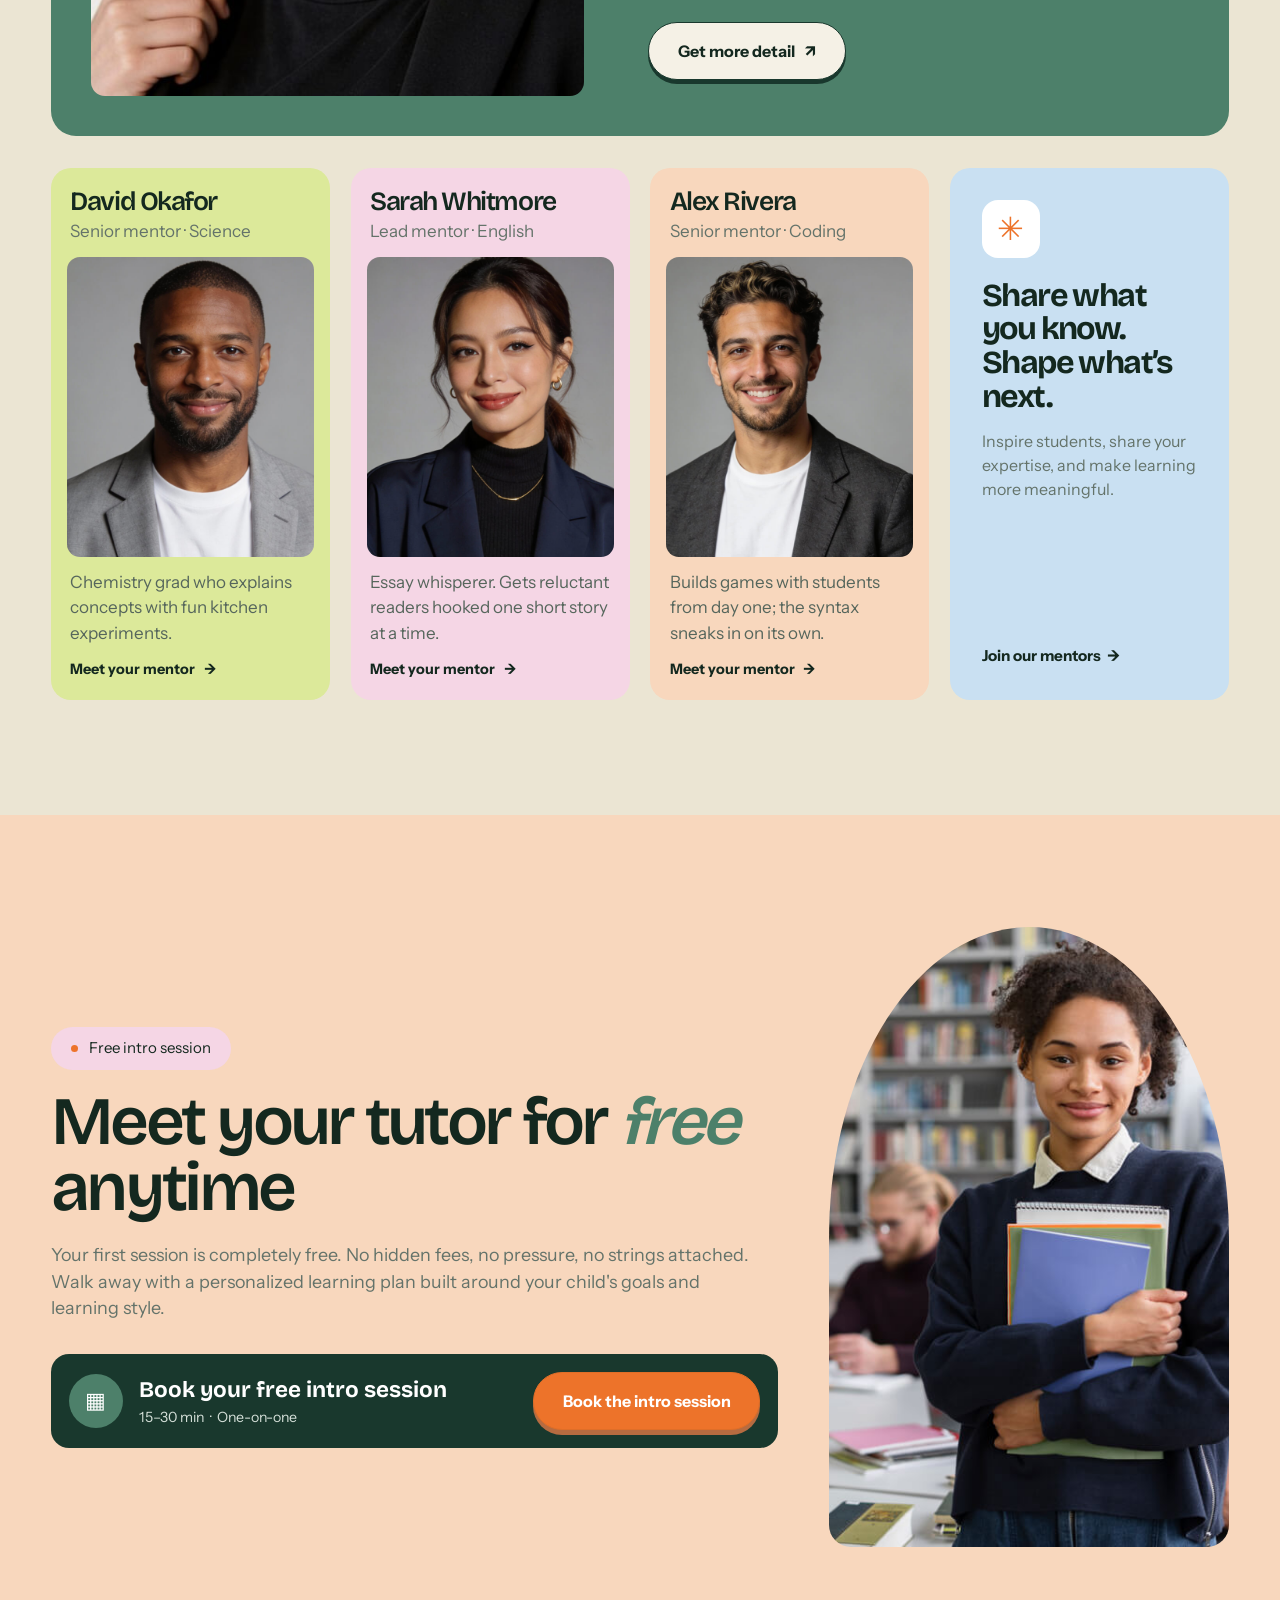
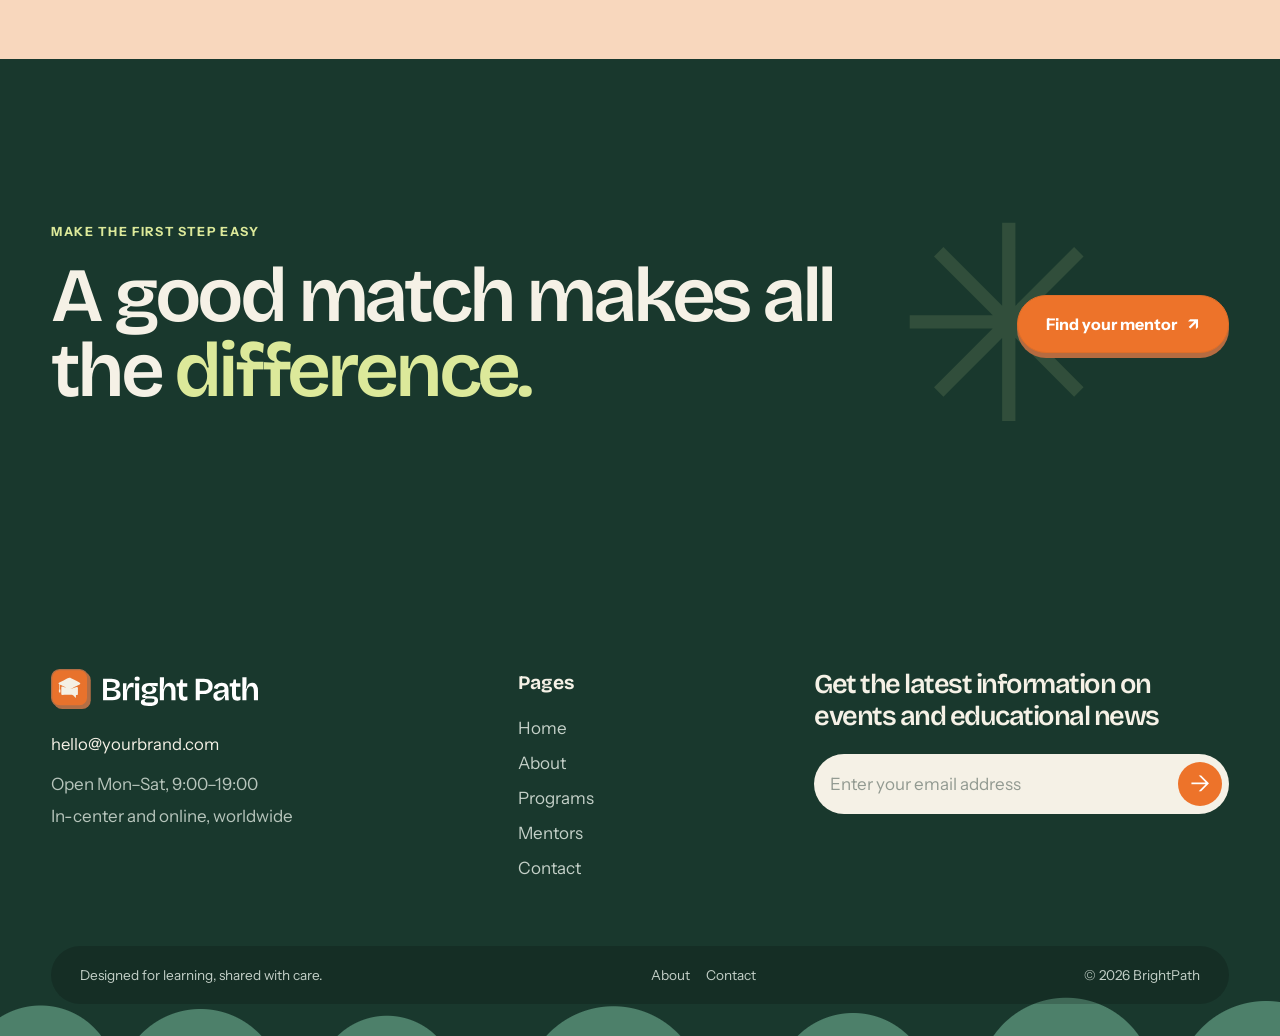
<file: mentor.html>
<!doctype html>
<html lang="en">
<head>
  <meta charset="utf-8"><meta name="viewport" content="width=device-width, initial-scale=1"><meta name="theme-color" content="#f5f1e6">
  <meta name="description" content="Meet BrightPath's experienced mentors in mathematics, science, English, and coding.">
  <title>Mentors — BrightPath</title><link rel="stylesheet" href="styles.css"><script src="main.js" defer></script>
</head>
<body data-page="mentor">
  <header class="site-header"><div class="container header-inner"><a class="brand" href="index.html" aria-label="BrightPath home"><img src="assets/brand-logo.svg" alt="BrightPath"></a><button class="menu-toggle" type="button" aria-expanded="false" aria-controls="primary-nav" aria-label="Open menu"><span></span><span></span></button><nav class="primary-nav" id="primary-nav" aria-label="Main navigation"><a href="index.html">Home</a><a href="about.html">About</a><a href="program.html">Program</a><a href="mentor.html" aria-current="page">Mentor</a><a href="contact.html">Contact</a></nav><a class="button button-dark header-cta" href="contact.html">Get started <span aria-hidden="true">↗</span></a></div></header>
  <main>
    <section class="mentor-hero section-wrap"><div class="container mentor-hero-layout"><div data-reveal><p class="pill"><span></span> Vetted twice · Certified educators</p><h1>Meet the minds behind the <em>learning</em></h1><p>We rebuild confidence first, then speed. Every learner gets a plan built around their actual gaps—not a generic worksheet pile.</p><a class="button button-orange" href="contact.html">Try a free session</a></div><div class="mentor-hero-collage" data-reveal><img class="collage-main" src="assets/mentor-maya.jpg" alt="BrightPath mathematics mentor"><img class="collage-small collage-left" src="assets/mentor-david.jpg" alt="BrightPath science mentor"><img class="collage-small collage-right" src="assets/mentor-sarah.jpg" alt="BrightPath English mentor"><img class="collage-doodle" src="assets/decoration-spark.svg" alt="" aria-hidden="true"></div></div></section>
    <section class="section-wrap team-section"><div class="container team-feature" id="maya" data-reveal><img src="assets/mentor-maya.jpg" alt="Maya Chen, mathematics lead mentor"><div class="team-feature-copy"><p class="pill"><span></span> Mathematics · Lead mentor</p><h2>Maya Chen</h2><p>Nine years as a school math teacher, five at BrightPath. Maya's specialty is the learner who has decided they're “just not a math person”—she disagrees, and she's usually right within a month.</p><p>Her sessions run on questions, not lectures: learners do the talking, she does the steering.</p><a class="button button-outline" href="contact.html">Get more detail <span aria-hidden="true">↗</span></a></div></div>
      <div class="container mentor-team-grid">
        <article class="team-card team-lime" id="david" data-reveal><div><h3>David Okafor</h3><span>Senior mentor · Science</span></div><img src="assets/mentor-david.jpg" alt="David Okafor"><p>Chemistry grad who explains concepts with fun kitchen experiments.</p><a class="text-link" href="contact.html">Meet your mentor <span aria-hidden="true">→</span></a></article>
        <article class="team-card team-pink" id="sarah" data-reveal><div><h3>Sarah Whitmore</h3><span>Lead mentor · English</span></div><img src="assets/mentor-sarah.jpg" alt="Sarah Whitmore"><p>Essay whisperer. Gets reluctant readers hooked one short story at a time.</p><a class="text-link" href="contact.html">Meet your mentor <span aria-hidden="true">→</span></a></article>
        <article class="team-card team-peach" id="alex" data-reveal><div><h3>Alex Rivera</h3><span>Senior mentor · Coding</span></div><img src="assets/mentor-alex.jpg" alt="Alex Rivera"><p>Builds games with students from day one; the syntax sneaks in on its own.</p><a class="text-link" href="contact.html">Meet your mentor <span aria-hidden="true">→</span></a></article>
        <a class="join-team-card" href="contact.html" data-reveal><span>✳</span><strong>Share what you know.<br>Shape what’s next.</strong><small>Inspire students, share your expertise, and make learning more meaningful.</small><b>Join our mentors&nbsp; →</b></a>
      </div>
    </section>
    <section class="mentor-free-section"><div class="container mentor-free-layout"><div class="mentor-free-copy" data-reveal><p class="pill"><span></span> Free intro session</p><h2>Meet your tutor for <em>free</em> anytime</h2><p>Your first session is completely free. No hidden fees, no pressure, no strings attached. Walk away with a personalized learning plan built around your child's goals and learning style.</p><div class="booking-card"><span class="booking-icon">▦</span><span><strong>Book your free intro session</strong><small>15–30 min &nbsp;·&nbsp; One-on-one</small></span><a class="button button-orange" href="contact.html">Book the intro session</a></div></div><img src="assets/hero-student-main.jpg" alt="Student ready to meet a tutor" data-reveal></div></section>
    <section class="section-wrap section-green"><div class="container closing-banner" data-reveal><div><p class="eyebrow eyebrow-light">Make the first step easy</p><h2>A good match makes all the <span>difference.</span></h2></div><a class="button button-orange" href="contact.html">Find your mentor <span aria-hidden="true">↗</span></a><span class="closing-flower">✳</span></div></section>
  </main>
  <footer class="site-footer"><div class="container footer-main"><div class="footer-brand"><a href="index.html"><img src="assets/brand-logo-footer.svg" alt="BrightPath"></a><a href="mailto:hello@yourbrand.com">hello@yourbrand.com</a><p>Open Mon–Sat, 9:00–19:00<br>In-center and online, worldwide</p></div><div class="footer-links"><strong>Pages</strong><a href="index.html">Home</a><a href="about.html">About</a><a href="program.html">Programs</a><a href="mentor.html">Mentors</a><a href="contact.html">Contact</a></div><div class="footer-news"><h3>Get the latest information on events and educational news</h3><form data-newsletter><label class="sr-only" for="newsletter-email">Your email address</label><input id="newsletter-email" type="email" placeholder="Enter your email address" required><button type="submit" aria-label="Subscribe">→</button><span class="newsletter-status" role="status"></span></form></div></div><div class="container footer-bottom"><span>Designed for learning, shared with care.</span><span><a href="about.html">About</a><a href="contact.html">Contact</a></span><span>© <span data-year>2026</span> BrightPath</span></div><div class="footer-clouds" aria-hidden="true"></div></footer>
</body>
</html>
</file>
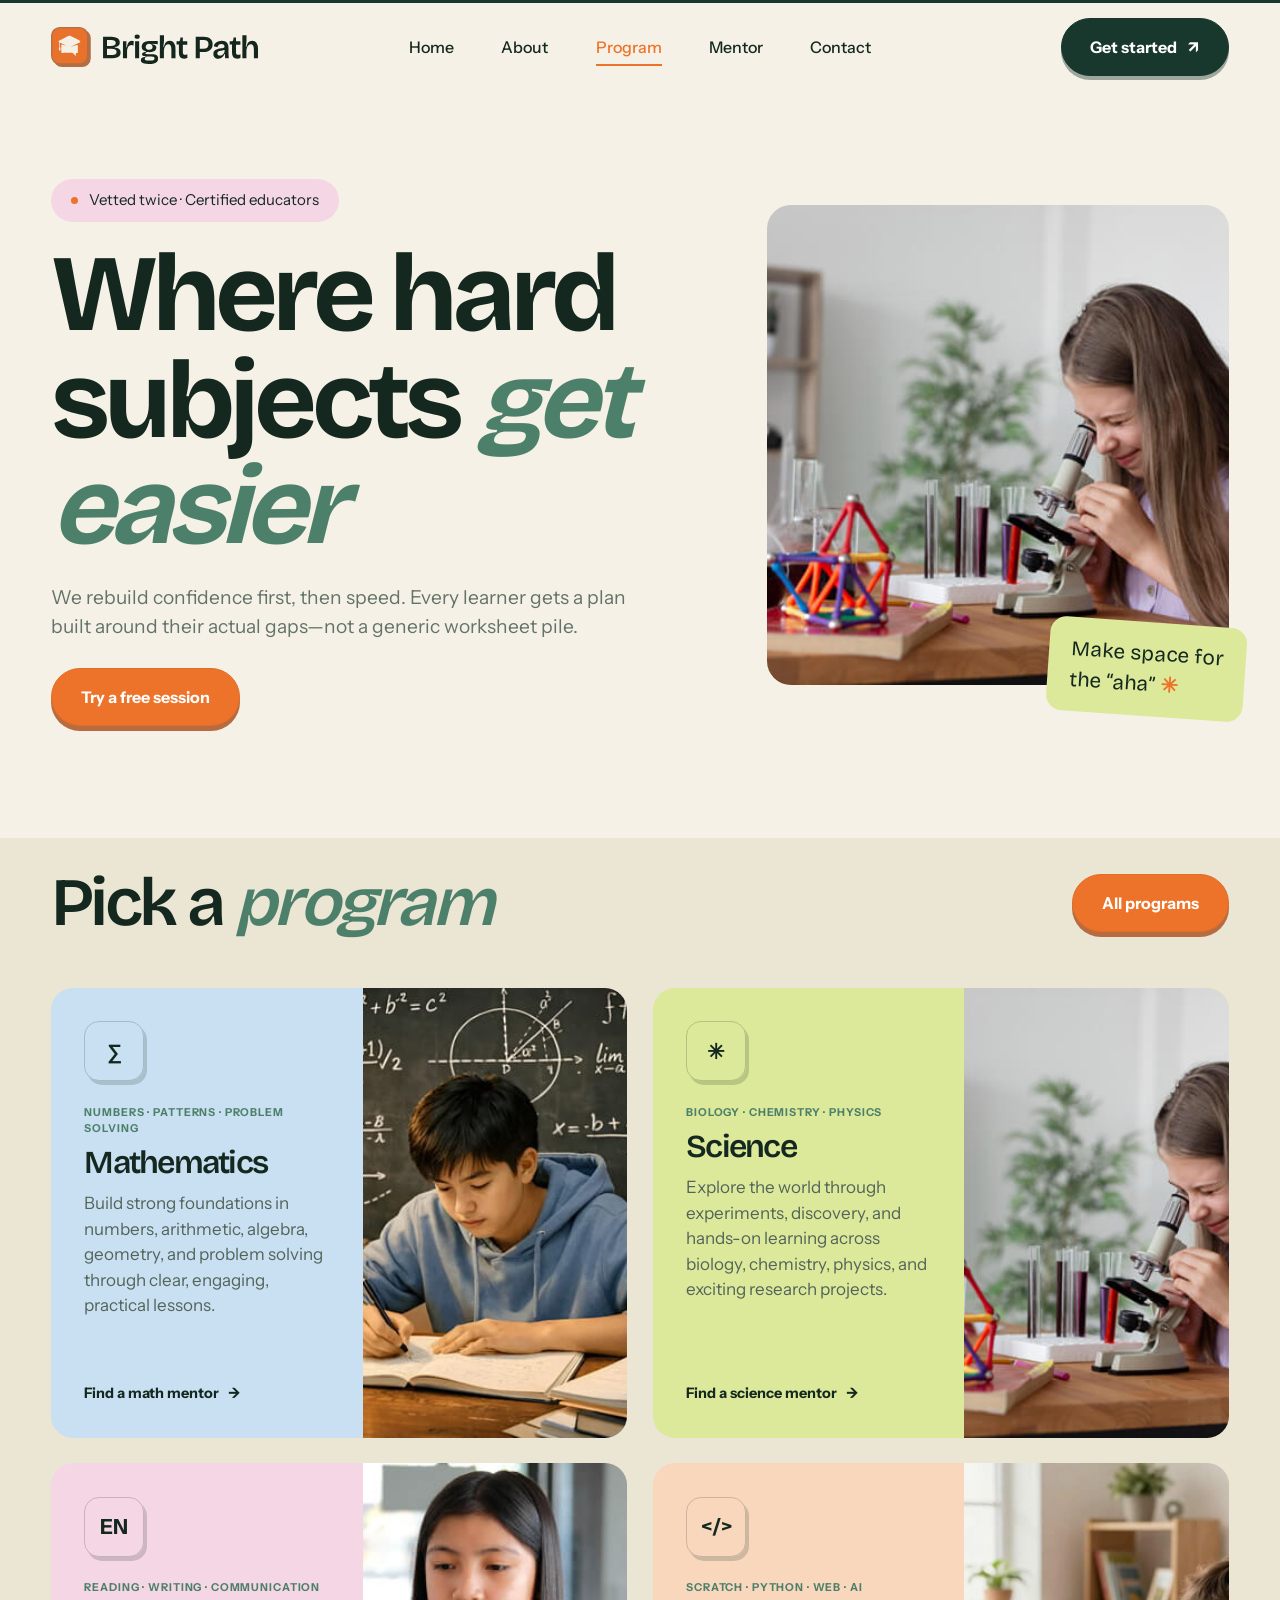
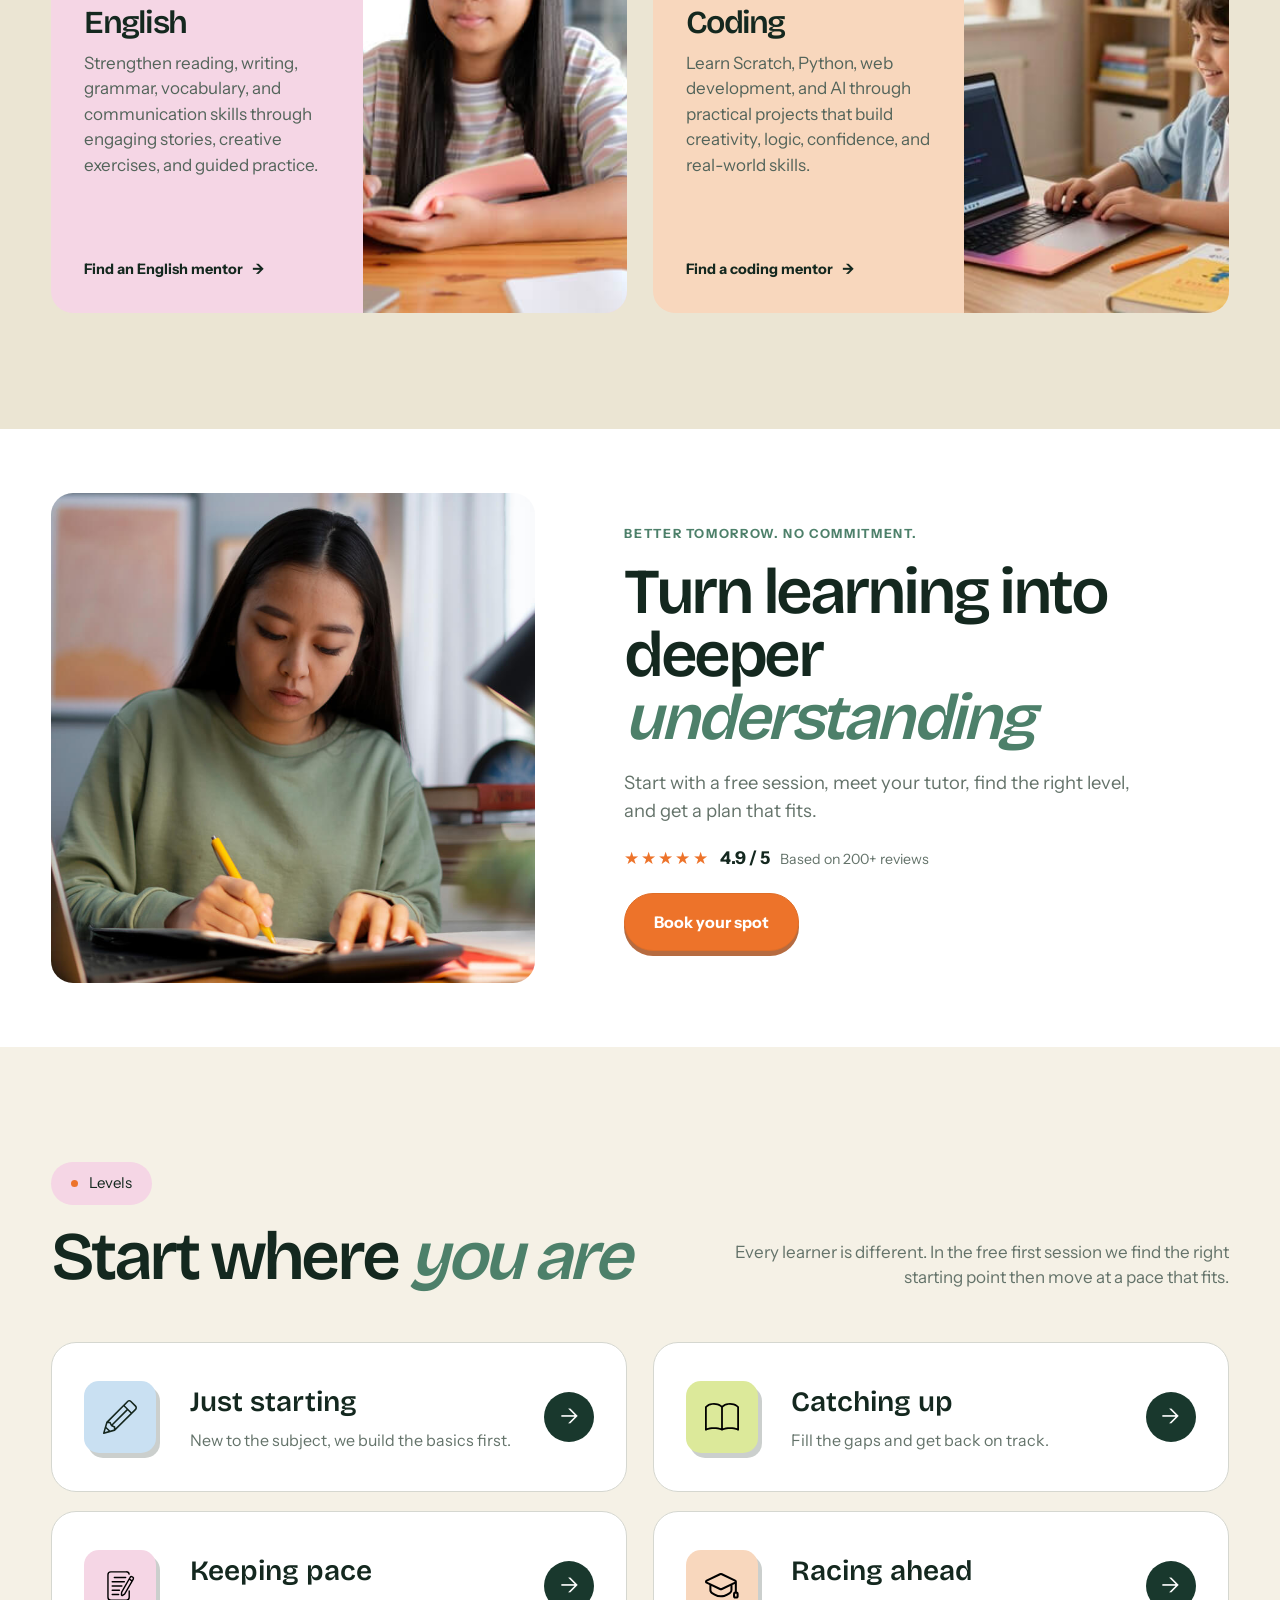
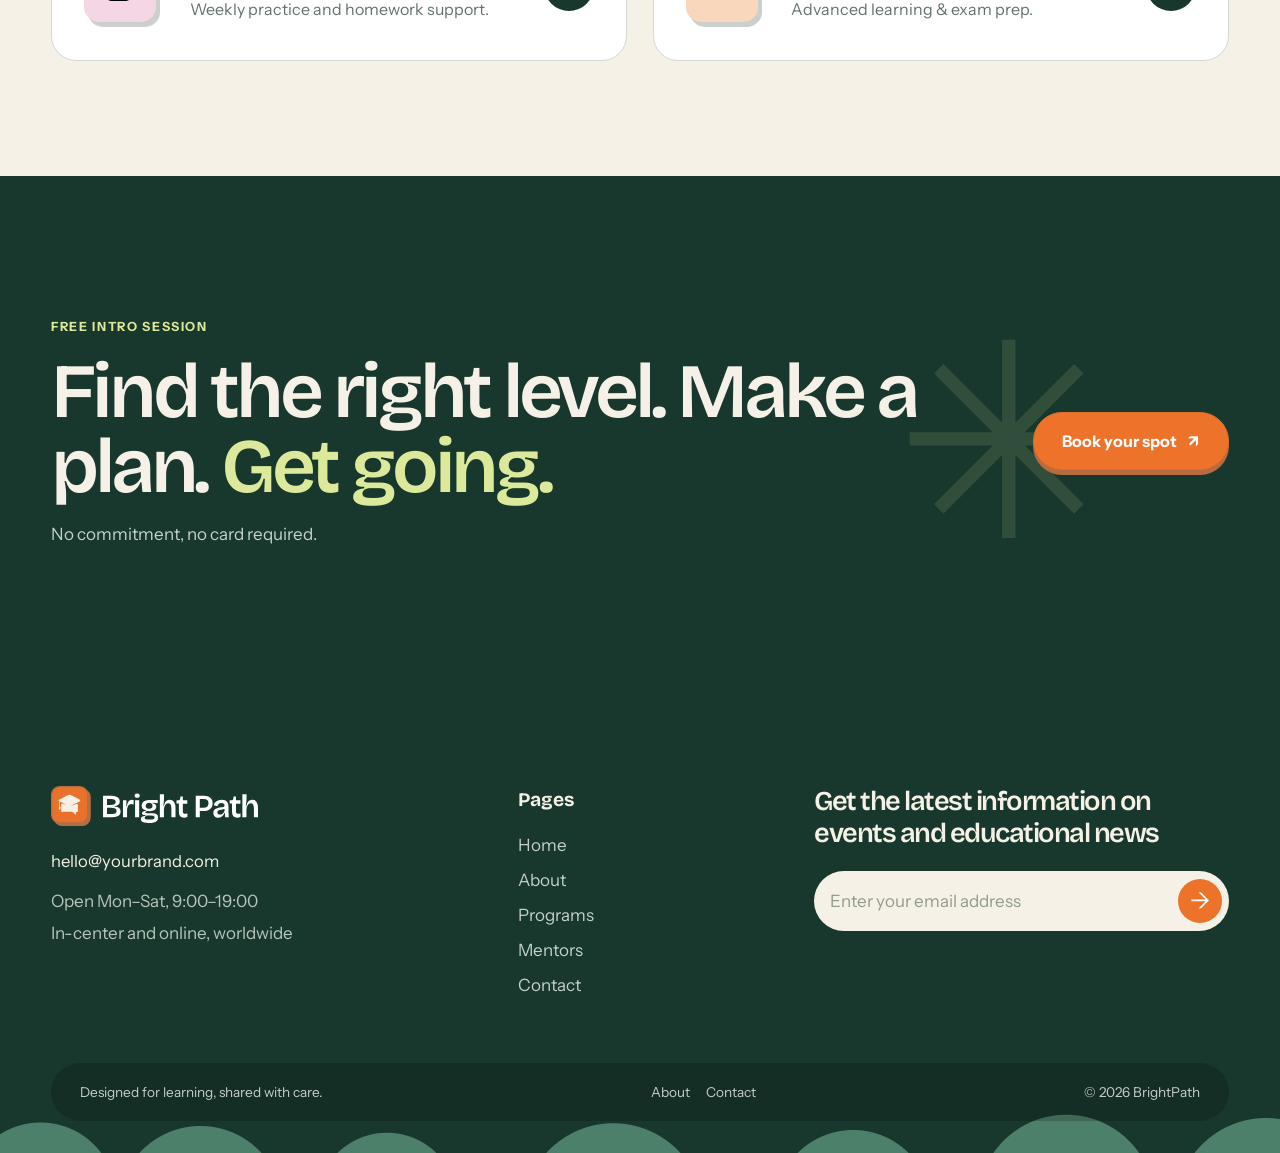
<file: program.html>
<!doctype html>
<html lang="en">
<head>
  <meta charset="utf-8"><meta name="viewport" content="width=device-width, initial-scale=1"><meta name="theme-color" content="#f5f1e6">
  <meta name="description" content="Find one-to-one tutoring and small-group programs in mathematics, science, English, and coding.">
  <title>Programs — BrightPath</title><link rel="stylesheet" href="styles.css"><script src="main.js" defer></script>
</head>
<body data-page="program">
  <header class="site-header"><div class="container header-inner"><a class="brand" href="index.html" aria-label="BrightPath home"><img src="assets/brand-logo.svg" alt="BrightPath"></a><button class="menu-toggle" type="button" aria-expanded="false" aria-controls="primary-nav" aria-label="Open menu"><span></span><span></span></button><nav class="primary-nav" id="primary-nav" aria-label="Main navigation"><a href="index.html">Home</a><a href="about.html">About</a><a href="program.html" aria-current="page">Program</a><a href="mentor.html">Mentor</a><a href="contact.html">Contact</a></nav><a class="button button-dark header-cta" href="contact.html">Get started <span aria-hidden="true">↗</span></a></div></header>
  <main>
    <section class="program-hero section-wrap"><div class="container program-hero-inner"><div class="program-hero-copy" data-reveal><p class="pill"><span></span> Vetted twice · Certified educators</p><h1>Where hard subjects <em>get easier</em></h1><p>We rebuild confidence first, then speed. Every learner gets a plan built around their actual gaps—not a generic worksheet pile.</p><a class="button button-orange" href="contact.html">Try a free session</a></div><div class="program-hero-photo" data-reveal><img src="assets/program-science.jpg" alt="Hands-on science learning"><span class="program-photo-note">Make space for<br>the “aha” <b>✳</b></span></div></div></section>
    <section class="section-wrap program-list-section"><div class="container section-title-row" data-reveal><h2>Pick a <em>program</em></h2><a href="contact.html" class="button button-orange">All programs</a></div><div class="container program-page-grid">
      <article class="program-detail program-blue" id="mathematics" data-reveal><div class="program-detail-copy"><span class="detail-symbol">∑</span><p class="eyebrow">Numbers · Patterns · Problem solving</p><h3>Mathematics</h3><p>Build strong foundations in numbers, arithmetic, algebra, geometry, and problem solving through clear, engaging, practical lessons.</p><a class="text-link" href="contact.html">Find a math mentor <span aria-hidden="true">→</span></a></div><img src="assets/program-mathematics.jpg" alt="Student exploring a mathematics problem"></article>
      <article class="program-detail program-lime" id="science" data-reveal><div class="program-detail-copy"><span class="detail-symbol">✳</span><p class="eyebrow">Biology · Chemistry · Physics</p><h3>Science</h3><p>Explore the world through experiments, discovery, and hands-on learning across biology, chemistry, physics, and exciting research projects.</p><a class="text-link" href="contact.html">Find a science mentor <span aria-hidden="true">→</span></a></div><img src="assets/program-science.jpg" alt="Learner building and testing a science project"></article>
      <article class="program-detail program-pink" id="english" data-reveal><div class="program-detail-copy"><span class="detail-symbol">EN</span><p class="eyebrow">Reading · Writing · Communication</p><h3>English</h3><p>Strengthen reading, writing, grammar, vocabulary, and communication skills through engaging stories, creative exercises, and guided practice.</p><a class="text-link" href="contact.html">Find an English mentor <span aria-hidden="true">→</span></a></div><img src="assets/program-english.jpg" alt="Learner practicing English with a notebook"></article>
      <article class="program-detail program-peach" id="coding" data-reveal><div class="program-detail-copy"><span class="detail-symbol">&lt;/&gt;</span><p class="eyebrow">Scratch · Python · Web · AI</p><h3>Coding</h3><p>Learn Scratch, Python, web development, and AI through practical projects that build creativity, logic, confidence, and real-world skills.</p><a class="text-link" href="contact.html">Find a coding mentor <span aria-hidden="true">→</span></a></div><img src="assets/program-coding.jpg" alt="Student learning programming on a laptop"></article>
    </div></section>
    <section class="program-proof section-white"><div class="container program-proof-inner" data-reveal><img src="assets/about-learning.jpg" alt="Student concentrating on a lesson"><div><p class="eyebrow">Better tomorrow. No commitment.</p><h2>Turn learning into deeper <em>understanding</em></h2><p>Start with a free session, meet your tutor, find the right level, and get a plan that fits.</p><div class="review-score"><span>★★★★★</span><strong>4.9 / 5</strong><small>Based on 200+ reviews</small></div><a class="button button-orange" href="contact.html">Book your spot</a></div></div></section>
    <section class="section-wrap levels-section"><div class="container section-title-row levels-heading" data-reveal><div><p class="pill"><span></span> Levels</p><h2>Start where <em>you are</em></h2></div><p>Every learner is different. In the free first session we find the right starting point then move at a pace that fits.</p></div><div class="container levels-grid"><a href="contact.html" class="level-card"><span class="level-icon level-blue"><img src="assets/framer-dcraAmz3c9gUYZgYEMHuJXrFI.svg" alt=""></span><span><strong>Just starting</strong><small>New to the subject, we build the basics first.</small></span><b>→</b></a><a href="contact.html" class="level-card"><span class="level-icon level-lime"><img src="assets/framer-AYMHLEK5zOD5MEkUXZ081ocExpA.svg" alt=""></span><span><strong>Catching up</strong><small>Fill the gaps and get back on track.</small></span><b>→</b></a><a href="contact.html" class="level-card"><span class="level-icon level-pink"><img src="assets/framer-0aSfm0yeWmNFsGBPbqBVEis16Hk.svg" alt=""></span><span><strong>Keeping pace</strong><small>Weekly practice and homework support.</small></span><b>→</b></a><a href="contact.html" class="level-card"><span class="level-icon level-peach"><img src="assets/framer-48YajU9Z1n39ruucA21hRyoV5E.svg" alt=""></span><span><strong>Racing ahead</strong><small>Advanced learning &amp; exam prep.</small></span><b>→</b></a></div></section>
    <section class="section-wrap section-green"><div class="container closing-banner" data-reveal><div><p class="eyebrow eyebrow-light">Free intro session</p><h2>Find the right level. Make a plan. <span>Get going.</span></h2><p>No commitment, no card required.</p></div><a class="button button-orange" href="contact.html">Book your spot <span aria-hidden="true">↗</span></a><span class="closing-flower">✳</span></div></section>
  </main>
  <footer class="site-footer"><div class="container footer-main"><div class="footer-brand"><a href="index.html"><img src="assets/brand-logo-footer.svg" alt="BrightPath"></a><a href="mailto:hello@yourbrand.com">hello@yourbrand.com</a><p>Open Mon–Sat, 9:00–19:00<br>In-center and online, worldwide</p></div><div class="footer-links"><strong>Pages</strong><a href="index.html">Home</a><a href="about.html">About</a><a href="program.html">Programs</a><a href="mentor.html">Mentors</a><a href="contact.html">Contact</a></div><div class="footer-news"><h3>Get the latest information on events and educational news</h3><form data-newsletter><label class="sr-only" for="newsletter-email">Your email address</label><input id="newsletter-email" type="email" placeholder="Enter your email address" required><button type="submit" aria-label="Subscribe">→</button><span class="newsletter-status" role="status"></span></form></div></div><div class="container footer-bottom"><span>Designed for learning, shared with care.</span><span><a href="about.html">About</a><a href="contact.html">Contact</a></span><span>© <span data-year>2026</span> BrightPath</span></div><div class="footer-clouds" aria-hidden="true"></div></footer>
</body>
</html>
</file>
<file: styles.css>
@font-face {
  font-family: "Bricolage Grotesque";
  src: url("assets/fonts/bricolage-grotesque-400.woff2") format("woff2");
  font-style: normal;
  font-weight: 400;
  font-display: swap;
}
@font-face {
  font-family: "Bricolage Grotesque";
  src: url("assets/fonts/bricolage-grotesque-500.woff2") format("woff2");
  font-style: normal;
  font-weight: 500;
  font-display: swap;
}
@font-face {
  font-family: "Bricolage Grotesque";
  src: url("assets/fonts/bricolage-grotesque-600.woff2") format("woff2");
  font-style: normal;
  font-weight: 600;
  font-display: swap;
}
@font-face {
  font-family: "Bricolage Grotesque";
  src: url("assets/fonts/bricolage-grotesque-700.woff2") format("woff2");
  font-style: normal;
  font-weight: 700;
  font-display: swap;
}
@font-face {
  font-family: "Bricolage Grotesque";
  src: url("assets/fonts/bricolage-grotesque-800.woff2") format("woff2");
  font-style: normal;
  font-weight: 800;
  font-display: swap;
}
@font-face {
  font-family: "Instrument Sans";
  src: url("assets/fonts/instrument-sans-400.woff2") format("woff2");
  font-style: normal;
  font-weight: 400;
  font-display: swap;
}
@font-face {
  font-family: "Instrument Sans";
  src: url("assets/fonts/instrument-sans-500.woff2") format("woff2");
  font-style: normal;
  font-weight: 500;
  font-display: swap;
}
@font-face {
  font-family: "Instrument Sans";
  src: url("assets/fonts/instrument-sans-700.woff2") format("woff2");
  font-style: normal;
  font-weight: 600 800;
  font-display: swap;
}

:root {
  color-scheme: light;
  --cream: #f5f1e6;
  --cream-deep: #ebe5d3;
  --white: #fff;
  --ink: #14281f;
  --muted: #64736a;
  --green: #4d806a;
  --green-dark: #19382d;
  --orange: #ed732a;
  --blue: #c9e0f2;
  --lime: #dce99a;
  --pink: #f5d6e5;
  --peach: #f8d7bd;
  --line: #d9d9d2;
  --body-font: "Instrument Sans", Arial, sans-serif;
  --display-font: "Bricolage Grotesque", Arial, sans-serif;
}

* { box-sizing: border-box; }
html { scroll-behavior: smooth; scroll-padding-top: 6rem; }
body { margin: 0; background: var(--cream); color: var(--ink); font-family: var(--body-font); font-size: 17px; line-height: 1.5; }
button, input, select, textarea { font: inherit; }
a { color: inherit; text-decoration: none; }
img { display: block; max-width: 100%; }
h1, h2, h3, p { margin-top: 0; }
h1, h2, h3 { font-family: var(--display-font); letter-spacing: -.055em; line-height: .98; }
h1 { margin-bottom: 1.4rem; font-size: clamp(4rem, 8.5vw, 8.6rem); font-weight: 700; }
h2 { margin-bottom: 1.25rem; font-size: clamp(3rem, 5.3vw, 5.7rem); font-weight: 600; }
h3 { margin-bottom: .75rem; font-size: 1.65rem; font-weight: 600; }
::selection { color: var(--white); background: var(--green); }
.container { width: min(1740px, calc(100% - 8vw)); margin-inline: auto; }
.section-wrap { padding-block: clamp(5rem, 9vw, 10.5rem); }
.section-white { background: #fff; }
.section-green { background: var(--green-dark); color: var(--cream); }
.eyebrow { margin-bottom: 1.1rem; color: var(--green); font-size: .79rem; font-weight: 600; letter-spacing: .13em; text-transform: uppercase; }
.eyebrow-light { color: #dce99a; }
.pill { display: inline-flex; min-height: 43px; align-items: center; gap: .7rem; margin-bottom: 1.2rem; padding: .5rem 1.25rem; border-radius: 999px; background: var(--pink); font-size: .94rem; }
.pill > span { width: 7px; height: 7px; border-radius: 50%; background: var(--orange); }
h1 em, h2 em { color: var(--green); font-style: italic; }
.section-title-row { display: flex; align-items: center; justify-content: space-between; gap: 2rem; margin-bottom: 3.2rem; }
.section-title-row h2 { margin: 0; }
.section-title-row > p { margin: 0; color: var(--muted); }
.section-heading { max-width: 830px; margin: 0 auto 3rem; text-align: center; }
.section-heading .eyebrow { text-align: center; }
.section-lead { max-width: 680px; color: var(--muted); }
.sr-only { position: absolute; width: 1px; height: 1px; overflow: hidden; clip: rect(0,0,0,0); white-space: nowrap; clip-path: inset(50%); }

/* The fixed-height nav and open state are shared by all five pages. */
.site-header { position: sticky; z-index: 20; top: 0; border-top: 3px solid var(--green-dark); background: rgba(245,241,230,.95); backdrop-filter: blur(12px); }
.header-inner { display: grid; min-height: 88px; grid-template-columns: 1fr auto 1fr; align-items: center; gap: 2rem; }
.brand { display: inline-flex; align-items: center; justify-self: start; }
.brand img { width: 210px; height: auto; }
.primary-nav { display: flex; align-items: center; gap: clamp(1.7rem, 3.7vw, 4.1rem); }
.primary-nav a { position: relative; font-size: 1rem; font-weight: 500; transition: color .18s ease; }
.primary-nav a:hover, .primary-nav a[aria-current="page"] { color: var(--orange); }
.primary-nav a[aria-current="page"]::after { position: absolute; right: 0; bottom: -.45rem; left: 0; height: 2px; background: var(--orange); content: ""; }
.header-cta { justify-self: end; }
.menu-toggle { display: none; }
.button { display: inline-flex; min-height: 58px; align-items: center; justify-content: center; gap: .6rem; padding: .85rem 1.8rem; border: 1px solid transparent; border-radius: 999px; font-size: 1rem; font-weight: 600; text-align: center; transition: transform .18s ease, box-shadow .18s ease, background .18s ease; }
.button:hover { transform: translateY(-2px); }
.button-orange { border-color: #df6e28; background: var(--orange); color: #fff; box-shadow: 0 5px 0 #b66b40; }
.button-orange:hover { box-shadow: 0 7px 0 #b66b40; }
.button-dark { border-color: var(--green-dark); background: var(--green-dark); color: #fff; box-shadow: 0 4px 0 rgba(25,56,45,.4); }
.button-outline { border-color: var(--green-dark); background: transparent; color: var(--ink); box-shadow: 0 4px 0 var(--green-dark); }
.button-green { border-color: var(--green); background: var(--green); color: white; box-shadow: 0 4px 0 #294f3e; }
.button-cream { border-color: var(--cream); background: var(--cream); color: var(--ink); box-shadow: 0 4px 0 rgba(0,0,0,.2); }
.text-link { display: inline-flex; align-items: center; gap: .55rem; font-weight: 600; }
.text-link span { transition: transform .18s ease; }
.text-link:hover span { transform: translateX(4px); }

/* Home cover and gently moving learning-path ribbon. */
.home-hero { position: relative; overflow: hidden; padding-top: clamp(4rem, 6vw, 7rem); }
.hero-content { position: relative; z-index: 2; text-align: center; }
.hero-content h1 { margin: 0 auto 2.2rem; }
.hero-actions { display: flex; flex-wrap: wrap; justify-content: center; gap: 1.35rem; }
.hero-collage { position: relative; height: clamp(350px, 42vw, 610px); margin-top: 1rem; }
.hero-photo { position: absolute; z-index: 1; width: 25%; height: 69%; border-radius: 22px; object-fit: cover; box-shadow: 0 10px 24px rgba(20,40,31,.08); }
.hero-photo-left { top: 30%; left: -1%; width: 17%; height: 58%; transform: rotate(-4deg); }
.hero-photo-center { top: 4%; left: 36.5%; width: 27%; height: 94%; transform: rotate(-3deg); }
.hero-photo-right { top: 27%; right: -1%; width: 17%; height: 58%; transform: rotate(4deg); }
.hero-decoration { position: absolute; z-index: 2; display: grid; place-items: center; }
.hero-smile { top: 20%; left: 8%; width: 78px; height: 78px; border-radius: 38% 58% 50% 45%; background: var(--peach); color: var(--green-dark); font-size: 2rem; transform: rotate(-10deg); }
.hero-leaf { top: 9%; right: 8%; width: 74px; height: 74px; border-radius: 48% 10% 48% 10%; background: var(--green); transform: rotate(45deg); }
.hero-doodle { position: absolute; z-index: 0; top: 42%; left: 12%; width: 76%; height: 40%; object-fit: fill; opacity: .8; }
.ticker { position: absolute; z-index: 0; right: -4%; bottom: 29%; left: -4%; overflow: hidden; padding: .8rem 0; background: var(--green); color: white; transform: rotate(-8deg); }
.ticker-track { display: flex; width: max-content; animation: ticker-move 36s linear infinite; }
.ticker-track span { flex: 0 0 auto; padding-left: 1rem; font-size: clamp(1rem, 1.7vw, 1.7rem); font-weight: 600; letter-spacing: .03em; white-space: nowrap; }
.ticker-track b { padding-inline: 1.7rem; color: var(--lime); }
@keyframes ticker-move { to { transform: translateX(-50%); } }

.programs-section { background: var(--cream-deep); }
.section-title-row > .button { flex: 0 0 auto; }
.program-card-grid { display: grid; grid-template-columns: repeat(4, minmax(0,1fr)); gap: 2vw; }
.program-tile { display: flex; min-width: 0; flex-direction: column; overflow: hidden; padding: 1.5rem; border-radius: 22px; transition: transform .2s ease; }
.program-tile:hover { transform: translateY(-6px); }
.tile-blue { background: var(--blue); }
.tile-lime { background: var(--lime); }
.tile-pink { background: var(--pink); }
.tile-peach { background: var(--peach); }
.tile-icon { display: grid; width: 62px; height: 62px; place-items: center; margin-bottom: 1.15rem; border: 1px solid rgba(20,40,31,.22); border-radius: 15px; box-shadow: 3px 4px 0 rgba(20,40,31,.25); font-size: 1.2rem; font-weight: 600; }
.program-tile h3 { margin-bottom: .4rem; font-size: clamp(1.5rem,2.1vw,2.15rem); }
.program-tile p { min-height: 126px; margin-bottom: 1.2rem; color: #58675e; }
.program-tile img { width: 100%; height: clamp(140px,14vw,220px); margin-top: auto; border-radius: 13px; object-fit: cover; }

.proof-grid { display: grid; grid-template-columns: .85fr 1.15fr; align-items: center; gap: 8vw; }
.proof-copy h2 { margin-bottom: 1.8rem; font-size: clamp(2.8rem,4.4vw,4.9rem); }
.proof-copy .button { margin-top: .5rem; }
.proof-visual { position: relative; min-height: 550px; padding: 3rem 10% 3rem 0; }
.proof-visual > img { width: 75%; height: 500px; margin-left: auto; border-radius: 24px; object-fit: cover; }
.proof-stat, .proof-rating { position: absolute; display: flex; flex-direction: column; padding: 1.2rem 1.6rem; background: var(--green-dark); color: white; }
.proof-stat strong { font-family: var(--display-font); font-size: 2.7rem; line-height: 1; }
.proof-stat span, .proof-rating span { font-size: .85rem; }
.stat-learners { top: 8%; left: 0; }
.stat-success { bottom: 18%; left: 1%; }
.proof-rating { right: 0; bottom: 6%; background: var(--pink); color: var(--ink); }
.proof-rating strong { font-family: var(--display-font); font-size: 2.2rem; }

.how-section { padding-top: 2rem; }
.how-grid { display: grid; grid-template-columns: 1fr 1fr; align-items: center; gap: 9vw; }
.how-photo { position: relative; }
.how-photo img { width: 100%; height: 600px; border-radius: 24px; object-fit: cover; }
.photo-caption { position: absolute; right: -2rem; bottom: 2rem; padding: 1rem 1.4rem; border-radius: 999px; background: var(--pink); font-size: .9rem; }
.photo-caption b { margin-left: .5rem; color: var(--orange); }
.how-copy h2 { margin-bottom: 2rem; }
.how-step { display: grid; grid-template-columns: 56px 1fr; gap: 1rem; padding: 1.1rem 0; border-bottom: 1px solid var(--line); }
.how-step > span { display: grid; width: 45px; height: 45px; place-items: center; border-radius: 13px; background: var(--lime); font-weight: 700; }
.how-step h3 { margin: 0 0 .35rem; font-size: 1.4rem; }
.how-step p { max-width: 440px; margin: 0; color: var(--muted); }
.how-copy > .text-link { margin-top: 1.4rem; }

.promise-strip { padding-block: 2.3rem; background: var(--pink); }
.promise-grid { display: grid; grid-template-columns: repeat(4,1fr); gap: 1.4rem; }
.promise-grid > div { display: grid; grid-template-columns: 42px 1fr; column-gap: .85rem; align-items: center; }
.promise-grid > div > span { grid-row: span 2; display: grid; width: 40px; height: 40px; place-items: center; border-radius: 50%; background: white; color: var(--green); font-weight: 700; }
.promise-grid strong { font-family: var(--display-font); font-size: 1.08rem; }
.promise-grid small { color: #56665c; font-size: .79rem; }

.mentor-section { background: var(--cream); }
.mentor-grid { display: grid; grid-template-columns: repeat(4,1fr); gap: 2vw; }
.mentor-card { position: relative; display: flex; flex-direction: column; overflow: hidden; padding: .85rem; border-radius: 24px; transition: transform .2s ease; }
.mentor-card:hover { transform: translateY(-5px); }
.mentor-card-green { background: var(--green); color: white; }
.mentor-card-lime { background: var(--lime); }
.mentor-card-pink { background: var(--pink); }
.mentor-card-peach { background: var(--peach); }
.mentor-subject { margin: .55rem .35rem .7rem; font-size: .92rem; }
.mentor-card img { width: 100%; height: clamp(210px,20vw,390px); border-radius: 13px; object-fit: cover; }
.mentor-card strong { margin: 1rem .35rem .15rem; font-family: var(--display-font); font-size: 1.35rem; font-weight: 600; }
.mentor-card p { margin: 0 .35rem .45rem; color: #5c6a61; font-size: .94rem; }
.mentor-card-green p { color: rgba(255,255,255,.82); }
.mentor-card-green .mentor-subject { color: rgba(255,255,255,.86); }
.levels-section { background: var(--cream); }
.levels-heading { align-items: end; }
.levels-heading > div { flex: 1; }
.levels-heading h2 { margin: 0; }
.levels-heading > p { max-width: 500px; text-align: right; }
.levels-grid { display: grid; grid-template-columns: 1fr 1fr; gap: 1.2rem 2vw; }
.level-card { display: grid; min-height: 150px; grid-template-columns: 88px 1fr 50px; align-items: center; gap: 1.1rem; padding: 1.5rem 2rem; border: 1px solid #d5d7d0; border-radius: 25px; background: white; transition: transform .2s ease, box-shadow .2s ease; }
.level-card:hover { transform: translateY(-3px); box-shadow: 0 8px 18px rgba(20,40,31,.08); }
.level-icon { display: grid; width: 72px; height: 72px; place-items: center; border-radius: 15px; box-shadow: 4px 5px 0 rgba(20,40,31,.22); font-size: 1.8rem; }
.level-icon img { width: 34px; height: 34px; object-fit: contain; }
.level-blue { background: var(--blue); }
.level-lime { background: var(--lime); }
.level-pink { background: var(--pink); }
.level-peach { background: var(--peach); }
.level-card strong, .level-card small { display: block; }
.level-card strong { font-family: var(--display-font); font-size: 1.75rem; font-weight: 600; }
.level-card small { margin-top: .3rem; color: var(--muted); font-size: 1rem; }
.level-card > b { display: grid; width: 50px; height: 50px; place-items: center; border-radius: 50%; background: var(--green-dark); color: white; font-size: 1.4rem; font-weight: 400; }

.online-section { background: var(--lime); }
.online-grid { display: grid; grid-template-columns: .93fr 1.07fr; align-items: center; gap: 5vw; }
.online-grid > img { width: 100%; height: 625px; border-radius: 25px; object-fit: cover; }
.online-grid h2 { max-width: 740px; }
.online-grid p:not(.pill) { max-width: 660px; color: #59695f; font-size: 1.15rem; }
.tag-list { display: flex; flex-wrap: wrap; gap: .8rem; margin: 2rem 0 3rem; }
.tag-list span { padding: .65rem 1.2rem; border-radius: 999px; background: var(--cream); }

.testimonials-section { overflow: hidden; }
.slider-controls { display: none; gap: .7rem; }
.slider-controls button { width: 48px; height: 48px; border: 1px solid var(--ink); border-radius: 50%; background: transparent; cursor: pointer; font-size: 1.4rem; transition: color .18s ease, background .18s ease; }
.slider-controls button:hover { background: var(--green-dark); color: white; }
.review-track { display: grid; grid-template-columns: repeat(3,minmax(0,1fr)); gap: 3vw; }
.review-card { position: relative; display: flex; min-height: 420px; flex-direction: column; justify-content: space-between; padding: clamp(1.5rem,3vw,3rem); border-radius: 28px; }
.review-blue { background: var(--blue); transform: rotate(-4deg); }
.review-pink { background: var(--pink); }
.review-peach { background: var(--peach); transform: rotate(4deg); }
.review-star { position: absolute; top: -1.2rem; left: 1rem; color: #ffc94a; font-size: 4rem; text-shadow: 1px 2px #e6a824; }
.review-card blockquote { margin: 2rem 0; font-family: var(--display-font); font-size: clamp(1.5rem,2vw,2.25rem); font-weight: 500; letter-spacing: -.04em; line-height: 1.15; }
.review-card > div { display: flex; align-items: center; gap: .85rem; }
.review-card img { width: 60px; height: 60px; border-radius: 50%; object-fit: cover; }
.review-card strong, .review-card small { display: block; }
.review-card small { color: var(--muted); }

.pricing-section { background: var(--cream-deep); }
.pricing-grid { display: grid; grid-template-columns: repeat(3,1fr); gap: 2vw; }
.price-card { position: relative; display: flex; min-height: 590px; flex-direction: column; padding: clamp(1.5rem,2vw,2.4rem); border: 1px solid rgba(20,40,31,.09); border-radius: 25px; background: var(--cream); }
.price-card h3 { margin: 0 0 1.4rem; font-size: 1.7rem; }
.price-card > p:not(.price) { min-height: 64px; color: var(--muted); }
.price { display: flex; align-items: baseline; gap: .5rem; margin-bottom: .6rem; }
.price strong { font-family: var(--display-font); font-size: clamp(3rem,4vw,4.5rem); letter-spacing: -.06em; line-height: 1; }
.price span { color: var(--muted); }
.price-card ul { display: grid; gap: 1.2rem; margin: 1.5rem 0 2rem; padding: 1.6rem 0 0; border-top: 1px solid rgba(20,40,31,.14); list-style: none; color: var(--muted); }
.price-card li::before { content: "✓"; display: inline-grid; width: 20px; height: 20px; place-items: center; margin-right: .55rem; border-radius: 50%; background: var(--green); color: white; font-size: .76rem; }
.price-card .button { width: 100%; margin-top: auto; }
.price-featured { background: var(--green-dark); color: var(--cream); }
.price-featured > p:not(.price) { color: #c5d0c8; }
.price-featured .price-card, .price-featured ul { color: var(--cream); }
.price-featured ul { border-color: rgba(255,255,255,.18); color: #d3ddd6; }
.price-featured .price { color: var(--cream); }
.popular-badge { position: absolute; top: 1.4rem; right: 1.4rem; padding: .45rem 1rem; border-radius: 999px; background: var(--orange); color: white; }

.faq-section { padding-top: 5rem; padding-bottom: 6rem; }
.faq-section .section-title-row { justify-content: center; margin-bottom: 2.8rem; text-align: center; }
.faq-list { width: min(880px, calc(100% - 40px)); margin-inline: auto; }
.faq-item { margin-bottom: 1.15rem; overflow: hidden; border: 1px solid var(--line); border-radius: 24px; background: white; }
.faq-item summary { display: flex; min-height: 94px; align-items: center; justify-content: space-between; gap: 1.5rem; padding: 1.3rem 2rem; cursor: pointer; font-family: var(--display-font); font-size: clamp(1.2rem,2vw,1.8rem); font-weight: 500; list-style: none; }
.faq-item summary::-webkit-details-marker { display: none; }
.faq-item summary > span { display: grid; width: 50px; height: 50px; flex: 0 0 auto; place-items: center; border: 1px solid #80a7c7; border-radius: 13px; background: var(--blue); box-shadow: 4px 4px 0 #6c98b5; font-family: var(--body-font); font-size: 1.8rem; font-weight: 400; transition: transform .2s ease; }
.faq-item[open] summary > span { transform: rotate(45deg); background: var(--lime); border-color: #9faf5f; box-shadow: 4px 4px 0 #9faf5f; }
.faq-item > p { max-width: 720px; margin: 0; padding: 0 2rem 1.5rem; color: var(--muted); font-size: 1.12rem; }

.final-cta { position: relative; overflow: hidden; padding: 6rem 0; background: var(--peach); text-align: center; }
.final-cta-inner { position: relative; z-index: 1; }
.final-cta h2 { margin-bottom: 1.2rem; font-size: clamp(4rem,8vw,8rem); }
.final-cta-inner > p:not(.pill) { max-width: 550px; margin: 0 auto 1.8rem; color: var(--muted); font-size: 1.15rem; }
.final-cta-inner > img { position: absolute; right: -8%; bottom: -9rem; width: 20%; max-height: 320px; object-fit: contain; }

/* About page. */
.about-hero { padding-block: 5rem 7rem; }
.about-hero-layout { display: grid; grid-template-columns: 1fr 1fr; align-items: center; gap: 7vw; }
.about-hero-copy h1 { max-width: 760px; }
.about-hero-copy > p:not(.pill) { max-width: 620px; margin-bottom: 1.7rem; color: var(--muted); font-size: 1.2rem; }
.about-hero-image { position: relative; padding: 2rem 0 3rem 2rem; }
.about-hero-image > img:first-child { width: 92%; height: 540px; border-radius: 24px; object-fit: cover; }
.about-hero-image .about-floating-image { position: absolute; right: 0; bottom: 0; width: 36%; height: 46%; border: 8px solid var(--cream); border-radius: 22px; object-fit: cover; }
.image-sticker { position: absolute; top: 8%; right: 0; padding: .9rem 1.2rem; border-radius: 999px; background: var(--pink); font-weight: 500; transform: rotate(5deg); }
.image-sticker b { color: var(--orange); }
.about-stats { padding-block: 2.6rem; background: var(--green-dark); color: var(--cream); }
.stats-row { display: grid; grid-template-columns: repeat(4,1fr); gap: 1rem; }
.stats-row > div { display: flex; flex-direction: column; gap: .4rem; padding-left: 1.6rem; border-left: 1px solid rgba(255,255,255,.22); }
.stats-row strong { font-family: var(--display-font); font-size: 3.3rem; line-height: 1; }
.stats-row span { color: #c4d2ca; }
.teaching-grid { display: grid; grid-template-columns: .85fr 1.15fr; gap: 9vw; }
.teaching-heading h2 { font-size: clamp(3.4rem,5vw,5.5rem); }
.teaching-heading > p:not(.eyebrow) { max-width: 480px; color: var(--muted); font-size: 1.1rem; }
.teaching-heading img { width: min(100%,440px); height: 320px; margin-top: 2rem; border-radius: 20px; object-fit: cover; }
.teaching-steps { display: grid; align-content: center; }
.teaching-step { display: grid; grid-template-columns: 50px 1fr; gap: 1rem; padding: 1.5rem 0; border-bottom: 1px solid var(--line); }
.teaching-step > span { display: grid; width: 42px; height: 42px; place-items: center; border: 1px solid var(--line); border-radius: 12px; background: var(--cream-deep); font-weight: 600; }
.teaching-step h3 { margin: .1rem 0 .45rem; font-size: 1.5rem; }
.teaching-step p { max-width: 650px; margin: 0; color: var(--muted); }
.about-mentors { background: var(--cream-deep); }
.values-section .section-title-row > p { max-width: 460px; }
.values-grid { display: grid; grid-template-columns: repeat(4,1fr); gap: 1.1rem; }
.values-grid article { min-height: 260px; padding: 1.5rem; border: 1px solid var(--line); border-radius: 20px; background: white; }
.values-grid article:nth-child(2) { background: var(--lime); }
.values-grid article:nth-child(3) { background: var(--pink); }
.values-grid article:nth-child(4) { background: var(--peach); }
.values-grid article > span { display: grid; width: 42px; height: 42px; place-items: center; border-radius: 13px; background: var(--blue); font-size: .8rem; font-weight: 700; }
.values-grid h3 { margin-top: 2rem; font-size: 1.5rem; }
.values-grid p { margin-bottom: 0; color: var(--muted); }
.closing-banner { position: relative; display: flex; min-height: 300px; align-items: center; justify-content: space-between; gap: 2rem; overflow: hidden; }
.closing-banner > div, .closing-banner > a, .closing-actions { position: relative; z-index: 1; }
.closing-banner h2 { max-width: 870px; margin-bottom: 1rem; font-size: clamp(3rem,6vw,6rem); }
.closing-banner h2 span { color: var(--lime); }
.closing-banner > div > p:last-child { max-width: 570px; color: #c5d2c9; }
.closing-flower { position: absolute; right: 9%; color: rgba(220,233,154,.12); font-size: 17rem; line-height: .8; }
.closing-actions { display: flex; flex-wrap: wrap; gap: 1rem; }

/* Programs page. */
.program-hero { overflow: hidden; padding-block: 5.5rem 7rem; }
.program-hero-inner { display: grid; grid-template-columns: 1fr .8fr; align-items: center; gap: 8vw; }
.program-hero-copy h1 { max-width: 930px; }
.program-hero-copy > p:not(.pill) { max-width: 660px; margin-bottom: 1.7rem; color: var(--muted); font-size: 1.2rem; }
.program-hero-photo { position: relative; padding: 1rem 0 2rem 1rem; }
.program-hero-photo > img { width: 100%; height: 480px; border-radius: 24px; object-fit: cover; }
.program-photo-note { position: absolute; right: -1rem; bottom: 0; padding: 1rem 1.4rem; border-radius: 16px; background: var(--lime); font-family: var(--display-font); font-size: 1.3rem; transform: rotate(4deg); }
.program-photo-note b { color: var(--orange); }
.program-list-section { padding-top: 2rem; background: var(--cream-deep); }
.program-page-grid { display: grid; grid-template-columns: 1fr 1fr; gap: 1.6rem; }
.program-detail { display: grid; min-height: 450px; grid-template-columns: 1fr .85fr; overflow: hidden; border-radius: 22px; }
.program-blue { background: var(--blue); }
.program-lime { background: var(--lime); }
.program-pink { background: var(--pink); }
.program-peach { background: var(--peach); }
.program-detail-copy { display: flex; flex-direction: column; align-items: flex-start; padding: clamp(1.4rem,2.6vw,2.5rem); }
.detail-symbol { display: grid; width: 60px; height: 60px; place-items: center; margin-bottom: 1.4rem; border: 1px solid rgba(20,40,31,.2); border-radius: 15px; box-shadow: 3px 4px rgba(20,40,31,.18); font-size: 1.3rem; font-weight: 600; }
.program-detail .eyebrow { margin-bottom: .7rem; font-size: .68rem; letter-spacing: .08em; }
.program-detail h3 { margin-bottom: .8rem; font-size: 2rem; }
.program-detail-copy > p:not(.eyebrow) { color: #53645a; }
.program-detail .text-link { margin-top: auto; font-size: .9rem; }
.program-detail > img { width: 100%; height: 100%; min-height: 450px; object-fit: cover; }
.program-proof { padding-block: 4rem; }
.program-proof-inner { display: grid; grid-template-columns: .8fr 1fr; align-items: center; gap: 7vw; }
.program-proof-inner > img { width: 100%; height: 490px; border-radius: 22px; object-fit: cover; }
.program-proof-inner h2 { font-size: clamp(3rem,5vw,5.5rem); }
.program-proof-inner > div > p:not(.eyebrow) { max-width: 540px; color: var(--muted); font-size: 1.15rem; }
.review-score { display: flex; flex-wrap: wrap; align-items: baseline; gap: .65rem; margin: 1.3rem 0; }
.review-score > span { color: var(--orange); letter-spacing: .12em; }
.review-score strong { font-size: 1.1rem; }
.review-score small { color: var(--muted); }

/* Mentor profiles and free-session invitation. */
.mentor-hero { padding-block: 5rem 6rem; }
.mentor-hero-layout { display: grid; grid-template-columns: 1fr .8fr; align-items: center; gap: 6vw; }
.mentor-hero-layout h1 { max-width: 900px; }
.mentor-hero-layout > div:first-child > p:not(.pill) { max-width: 650px; margin-bottom: 1.7rem; color: var(--muted); font-size: 1.2rem; }
.mentor-hero-collage { position: relative; min-height: 550px; }
.mentor-hero-collage img { position: absolute; border-radius: 22px; object-fit: cover; }
.collage-main { top: 5%; left: 28%; width: 55%; height: 88%; }
.collage-small { width: 34%; height: 45%; }
.collage-left { top: 36%; left: 1%; transform: rotate(-7deg); }
.collage-right { right: 0; bottom: -1%; transform: rotate(5deg); }
.collage-doodle { top: 0; right: 4%; width: 42px; height: 42px; object-fit: contain !important; }
.team-section { background: var(--cream-deep); }
.team-feature { display: grid; grid-template-columns: .85fr 1fr; gap: 2vw; overflow: hidden; margin-bottom: 2rem; padding: 2.5rem; border-radius: 25px; background: var(--green); color: white; }
.team-feature > img { width: 100%; height: 620px; border-radius: 14px; object-fit: cover; }
.team-feature-copy { display: flex; flex-direction: column; align-items: flex-start; padding: 1rem 3vw; }
.team-feature-copy .pill { background: var(--pink); color: var(--ink); }
.team-feature-copy h2 { margin: .3rem 0 1.5rem; font-size: clamp(3rem,5vw,5.5rem); }
.team-feature-copy > p:not(.pill) { max-width: 650px; color: rgba(255,255,255,.9); font-size: 1.12rem; }
.team-feature-copy .button { margin-top: auto; background: var(--cream); color: var(--ink); }
.mentor-team-grid { display: grid; grid-template-columns: repeat(4,1fr); gap: 1.3rem; }
.team-card { display: flex; min-height: 520px; flex-direction: column; overflow: hidden; padding: 1rem; border-radius: 20px; }
.team-lime { background: var(--lime); }
.team-pink { background: var(--pink); }
.team-peach { background: var(--peach); }
.team-card > div { padding: .3rem .2rem .8rem; }
.team-card h3 { margin: 0 0 .25rem; }
.team-card > div span { color: var(--muted); }
.team-card > img { width: 100%; height: 300px; border-radius: 13px; object-fit: cover; }
.team-card > p { margin: .8rem .2rem; color: #56665c; }
.team-card .text-link { margin: auto .2rem .2rem; font-size: .9rem; }
.join-team-card { display: flex; min-height: 520px; flex-direction: column; justify-content: center; padding: 2rem; border-radius: 20px; background: var(--blue); }
.join-team-card > span { display: grid; width: 58px; height: 58px; place-items: center; margin-bottom: 1.3rem; border-radius: 16px; background: white; color: var(--orange); font-size: 2rem; }
.join-team-card strong { font-family: var(--display-font); font-size: 2rem; letter-spacing: -.05em; line-height: 1.05; }
.join-team-card small { margin: 1rem 0 1.5rem; color: var(--muted); font-size: 1rem; }
.join-team-card b { margin-top: auto; font-size: .95rem; }
.mentor-free-section { position: relative; overflow: hidden; padding-block: 7rem; background: var(--peach); }
.mentor-free-layout { display: grid; grid-template-columns: 1fr .55fr; align-items: center; gap: 4vw; }
.mentor-free-copy h2 { max-width: 940px; }
.mentor-free-copy > p:not(.pill) { max-width: 720px; color: var(--muted); font-size: 1.12rem; }
.mentor-free-layout > img { width: 100%; height: 620px; border-radius: 50% 50% 22px 22px; object-fit: cover; }
.booking-card { display: flex; align-items: center; gap: 1rem; margin-top: 2rem; padding: 1.1rem; border-radius: 18px; background: var(--green-dark); color: white; }
.booking-icon { display: grid; width: 54px; height: 54px; flex: 0 0 auto; place-items: center; border-radius: 50%; background: var(--green); font-size: 1.4rem; }
.booking-card > span:nth-child(2) { flex: 1; }
.booking-card strong, .booking-card small { display: block; }
.booking-card strong { font-family: var(--display-font); font-size: 1.4rem; }
.booking-card small { color: #d4dfd8; }
.booking-card .button { flex: 0 0 auto; }

/* Contact form, process list, and common accordion. */
.contact-hero { padding-block: 5rem 3rem; }
.contact-hero-layout { display: grid; grid-template-columns: .9fr 1.1fr; align-items: center; gap: 6vw; }
.contact-hero-layout h1 { max-width: 780px; }
.contact-hero-layout > div:first-child > p:not(.pill) { max-width: 610px; margin-bottom: 1.8rem; color: var(--muted); font-size: 1.2rem; }
.contact-quick-info { display: grid; gap: 1rem; }
.contact-quick-info > div { display: flex; align-items: center; gap: .85rem; }
.contact-icon { display: grid; width: 43px; height: 43px; place-items: center; border-radius: 13px; background: white; color: var(--green); }
.contact-quick-info small, .contact-quick-info a, .contact-quick-info strong { display: block; }
.contact-quick-info small { color: var(--muted); font-size: .78rem; }
.contact-quick-info a, .contact-quick-info strong { font-weight: 600; }
.contact-hero-art { position: relative; min-height: 500px; }
.contact-photo-main { position: absolute; top: 3%; right: 8%; width: 59%; height: 88%; border-radius: 24px; object-fit: cover; transform: rotate(3deg); }
.contact-photo-small { position: absolute; bottom: 0; left: 3%; width: 34%; height: 53%; border: 8px solid var(--cream); border-radius: 22px; object-fit: cover; transform: rotate(-5deg); }
.contact-note { position: absolute; top: 15%; left: 0; padding: 1rem 1.4rem; border-radius: 15px; background: var(--pink); font-family: var(--display-font); font-size: 1.3rem; line-height: 1.05; transform: rotate(-6deg); }
.contact-note b { color: var(--green); }
.contact-note i { margin-left: .5rem; color: var(--orange); font-style: normal; }
.contact-form-section { padding-top: 4rem; background: #fff; }
.contact-form-layout { display: grid; grid-template-columns: .72fr 1.28fr; align-items: start; gap: 7vw; }
.booking-intro h2 { font-size: clamp(3rem,5vw,5.3rem); }
.booking-intro > p:not(.eyebrow) { max-width: 490px; color: var(--muted); font-size: 1.1rem; }
.booking-intro > img { width: min(100%,370px); height: 290px; margin-top: 2.2rem; border-radius: 19px; object-fit: cover; }
.form-proof { display: flex; align-items: flex-start; gap: .75rem; margin-top: 1.8rem; }
.form-proof > span { display: grid; width: 28px; height: 28px; flex: 0 0 auto; place-items: center; border-radius: 50%; background: var(--lime); color: var(--green-dark); font-weight: 700; }
.form-proof strong, .form-proof small { display: block; }
.form-proof small { max-width: 350px; color: var(--muted); }
.booking-form { padding: clamp(1.5rem,3vw,3rem); border: 1px solid var(--line); border-radius: 22px; background: var(--cream); }
.form-heading { display: flex; align-items: flex-start; justify-content: space-between; margin-bottom: 1.4rem; padding-bottom: 1rem; border-bottom: 1px solid var(--line); }
.form-heading .eyebrow { margin-bottom: .4rem; }
.form-heading h3 { margin: 0; font-size: 1.75rem; }
.form-heading > span { color: var(--orange); font-size: 1.6rem; }
.booking-form label { display: block; margin: 1rem 0; font-size: .88rem; font-weight: 600; }
.field-row { display: grid; grid-template-columns: 1fr 1fr; gap: 1rem; }
.booking-form input, .booking-form select, .booking-form textarea, .footer-news input { display: block; width: 100%; min-height: 52px; margin-top: .45rem; padding: .8rem 1rem; border: 1px solid #d1d5ce; border-radius: 12px; outline: none; background: white; color: var(--ink); }
.booking-form textarea { min-height: 115px; resize: vertical; }
.booking-form input:focus, .booking-form select:focus, .booking-form textarea:focus { border-color: var(--green); box-shadow: 0 0 0 3px rgba(77,128,106,.15); }
.booking-form ::placeholder, .footer-news ::placeholder { color: #929a91; }
.form-submit { width: 100%; margin-top: .5rem; }
.form-status { min-height: 1.3em; margin: .75rem 0 0; color: var(--green-dark); font-weight: 600; }
.form-privacy { display: block; margin-top: .4rem; color: var(--muted); font-size: .76rem; }
.response-section { background: var(--cream-deep); }
.response-layout { display: grid; grid-template-columns: .78fr 1.22fr; gap: 8vw; }
.response-layout h2 { font-size: clamp(3rem,5vw,5.3rem); }
.response-layout > div:first-child > p:not(.eyebrow) { max-width: 470px; color: var(--muted); }
.response-layout > div:first-child > img { width: 70%; max-height: 300px; margin-top: 2rem; object-fit: contain; }
.response-steps { display: grid; grid-template-columns: 1fr 1fr; gap: 1.5rem; margin: 0; padding: 0; list-style: none; }
.response-steps li { display: grid; grid-template-columns: 45px 1fr; gap: .8rem; padding: 1.1rem 0; border-bottom: 1px solid var(--line); }
.response-steps li > span { display: grid; width: 40px; height: 40px; place-items: center; border-radius: 50%; background: white; color: var(--green); font-weight: 600; }
.response-steps h3 { margin: .2rem 0 .4rem; font-size: 1.35rem; }
.response-steps p { margin-bottom: .35rem; color: var(--muted); }
.response-steps small { color: var(--green); font-weight: 600; }
.contact-faq-section .section-title-row { justify-content: center; }

.site-footer { position: relative; overflow: hidden; padding: 5rem 0 2rem; background: var(--green-dark); color: var(--cream); }
.footer-main { position: relative; z-index: 1; display: grid; grid-template-columns: 1fr .55fr 1.1fr; gap: 7vw; padding-bottom: 4rem; }
.footer-brand { display: flex; flex-direction: column; align-items: flex-start; gap: .7rem; }
.footer-brand img { width: 210px; height: auto; margin-bottom: .7rem; }
.footer-brand > a:not(:first-child) { font-size: 1.04rem; }
.footer-brand p { color: #b7c5bc; line-height: 1.9; }
.footer-links { display: flex; flex-direction: column; align-items: flex-start; gap: .6rem; }
.footer-links strong { margin-bottom: .5rem; font-family: var(--display-font); font-size: 1.2rem; }
.footer-links a, .footer-bottom a { color: #c4d0c8; }
.footer-links a:hover, .footer-bottom a:hover { color: white; }
.footer-news h3 { max-width: 480px; margin-bottom: 1.4rem; font-size: 1.7rem; line-height: 1.15; }
.footer-news form { position: relative; display: flex; align-items: center; }
.footer-news input { min-height: 60px; margin: 0; padding-right: 65px; border: 0; border-radius: 999px; background: var(--cream); }
.footer-news button { position: absolute; right: 7px; display: grid; width: 44px; height: 44px; place-items: center; border: 0; border-radius: 50%; background: var(--orange); color: white; cursor: pointer; font-size: 1.5rem; }
.newsletter-status { position: absolute; top: calc(100% + .4rem); left: .8rem; color: var(--lime); font-size: .8rem; }
.footer-bottom { position: relative; z-index: 1; display: flex; justify-content: space-between; gap: 1rem; padding: 1.2rem 1.8rem; border-radius: 999px; background: rgba(0,0,0,.18); color: #c4d0c8; font-size: .85rem; }
.footer-bottom > span:nth-child(2) { display: flex; gap: 1rem; }
.footer-clouds { position: absolute; right: -2%; bottom: -45px; left: -2%; height: 105px; background: radial-gradient(circle at 5% 100%,var(--green) 0 75px,transparent 76px),radial-gradient(circle at 17% 110%,var(--green) 0 82px,transparent 83px),radial-gradient(circle at 31% 105%,var(--green) 0 70px,transparent 71px),radial-gradient(circle at 48% 115%,var(--green) 0 90px,transparent 91px),radial-gradient(circle at 66% 110%,var(--green) 0 78px,transparent 79px),radial-gradient(circle at 82% 105%,var(--green) 0 88px,transparent 89px),radial-gradient(circle at 97% 110%,var(--green) 0 90px,transparent 91px); }

/* Fade-up is intentionally modest; the page remains readable without JavaScript. */
[data-reveal] { opacity: 1; transform: none; }
.motion-ready [data-reveal] { opacity: 0; transform: translateY(28px); transition: opacity .65s ease, transform .65s cubic-bezier(.2,.7,.2,1); }
.motion-ready [data-reveal].is-visible { opacity: 1; transform: translateY(0); }
.motion-ready [data-reveal]:nth-child(2) { transition-delay: .08s; }
.motion-ready [data-reveal]:nth-child(3) { transition-delay: .16s; }

@media (max-width: 1100px) {
  .container { width: min(100% - 56px, 980px); }
  .header-inner { grid-template-columns: 1fr auto auto; gap: 1.5rem; }
  .primary-nav { gap: 1.4rem; }
  .brand img { width: 180px; }
  .program-card-grid, .mentor-grid { grid-template-columns: repeat(2,1fr); }
  .program-tile p { min-height: 88px; }
  .program-tile img { height: 230px; }
  .promise-grid { grid-template-columns: repeat(2,1fr); row-gap: 1.5rem; }
  .mentor-team-grid { grid-template-columns: repeat(2,1fr); }
  .team-card, .join-team-card { min-height: 480px; }
  .team-card > img { height: 280px; }
  .values-grid { grid-template-columns: repeat(2,1fr); }
  .price-card { min-height: 620px; }
  .about-hero-image > img:first-child { height: 450px; }
  .mentor-hero-collage { min-height: 430px; }
  .mentor-free-layout { grid-template-columns: 1fr .7fr; }
  .booking-card { flex-wrap: wrap; }
}

@media (max-width: 760px) {
  body { font-size: 16px; }
  .container { width: calc(100% - 40px); }
  .section-wrap { padding-block: 4.6rem; }
  .header-inner { min-height: 72px; grid-template-columns: 1fr auto auto; gap: .75rem; }
  .brand img { width: 155px; }
  .menu-toggle { display: grid; width: 42px; height: 42px; place-content: center; gap: 5px; border: 1px solid var(--line); border-radius: 12px; background: white; cursor: pointer; }
  .menu-toggle span { display: block; width: 18px; height: 2px; background: var(--ink); transition: transform .18s ease; }
  .menu-toggle[aria-expanded="true"] span:first-child { transform: translateY(3.5px) rotate(45deg); }
  .menu-toggle[aria-expanded="true"] span:last-child { transform: translateY(-3.5px) rotate(-45deg); }
  .primary-nav { position: absolute; top: 100%; right: 0; left: 0; display: none; align-items: stretch; gap: 0; padding: .5rem 20px 1rem; border-top: 1px solid var(--line); background: var(--cream); }
  .primary-nav.is-open { display: flex; flex-direction: column; }
  .primary-nav a { padding: .75rem 0; }
  .primary-nav a[aria-current="page"]::after { right: auto; bottom: .4rem; width: 35px; }
  .header-cta { min-height: 41px; padding: .55rem .9rem; font-size: .82rem; }
  h1 { font-size: clamp(3.8rem,15vw,6rem); }
  h2 { font-size: clamp(2.9rem,11vw,4.5rem); }
  .home-hero { padding-top: 4rem; }
  .hero-content h1 { font-size: clamp(4rem,16vw,6.3rem); }
  .hero-collage { height: 380px; margin-top: 1.8rem; }
  .hero-photo { border-radius: 14px; }
  .hero-photo-center { top: 4%; left: 29%; width: 42%; height: 84%; }
  .hero-photo-left { top: 37%; left: -2%; width: 25%; height: 48%; }
  .hero-photo-right { top: 38%; right: -2%; width: 25%; height: 48%; }
  .hero-doodle { top: 48%; left: 4%; width: 92%; }
  .hero-smile { top: 14%; left: 3%; width: 55px; height: 55px; }
  .hero-leaf { top: 8%; right: 3%; width: 48px; height: 48px; }
  .ticker { bottom: 23%; padding-block: .5rem; }
  .ticker-track span { font-size: .95rem; }
  .section-title-row { align-items: flex-start; flex-direction: column; gap: 1.2rem; margin-bottom: 2rem; }
  .section-title-row h2 { font-size: clamp(2.9rem,11vw,4.4rem); }
  .program-card-grid, .mentor-grid, .values-grid, .pricing-grid, .program-page-grid, .mentor-team-grid { grid-template-columns: 1fr; }
  .program-tile { padding: 1rem; }
  .program-tile p { min-height: auto; }
  .program-tile img { height: 235px; }
  .proof-grid, .how-grid, .online-grid, .about-hero-layout, .teaching-grid, .program-hero-inner, .program-proof-inner, .mentor-hero-layout, .contact-hero-layout, .contact-form-layout, .response-layout { grid-template-columns: 1fr; gap: 2.5rem; }
  .proof-visual { min-height: 380px; padding: 1.5rem 7% 2rem 0; }
  .proof-visual > img { width: 78%; height: 340px; }
  .proof-stat strong { font-size: 2rem; }
  .proof-stat { padding: .8rem 1rem; }
  .proof-rating { padding: .8rem 1rem; }
  .how-section { padding-top: 0; }
  .how-photo img { height: 380px; }
  .photo-caption { right: -.5rem; bottom: 1rem; padding: .7rem 1rem; font-size: .78rem; }
  .promise-grid { grid-template-columns: 1fr 1fr; gap: 1rem; }
  .promise-grid > div { grid-template-columns: 34px 1fr; column-gap: .5rem; }
  .promise-grid > div > span { width: 32px; height: 32px; font-size: .8rem; }
  .promise-grid strong { font-size: .94rem; }
  .promise-grid small { font-size: .72rem; }
  .mentor-card img { height: 350px; }
  .levels-heading { align-items: flex-start; }
  .levels-heading > p { text-align: left; }
  .levels-grid { grid-template-columns: 1fr; gap: .8rem; }
  .level-card { min-height: 120px; grid-template-columns: 62px 1fr 40px; gap: .8rem; padding: 1rem; border-radius: 18px; }
  .level-icon { width: 56px; height: 56px; font-size: 1.4rem; }
  .level-card strong { font-size: 1.35rem; }
  .level-card small { font-size: .85rem; }
  .level-card > b { width: 38px; height: 38px; }
  .online-grid > img { height: 390px; }
  .tag-list { gap: .5rem; margin: 1.4rem 0 2rem; }
  .tag-list span { padding: .5rem .85rem; font-size: .84rem; }
  .slider-controls { display: flex; align-self: flex-end; }
  .review-track { display: flex; gap: 1rem; overflow-x: auto; padding: .8rem .5rem 2rem; scroll-snap-type: x mandatory; }
  .review-card { min-width: min(84vw,390px); min-height: 380px; padding: 1.6rem; scroll-snap-align: center; }
  .review-card blockquote { font-size: 1.7rem; }
  .price-card { min-height: auto; padding: 1.5rem; }
  .price-card > p:not(.price) { min-height: auto; }
  .price-card .button { margin-top: 1rem; }
  .faq-list { width: calc(100% - 40px); }
  .faq-item { border-radius: 17px; }
  .faq-item summary { min-height: 77px; padding: 1rem; font-size: 1.15rem; }
  .faq-item summary > span { width: 40px; height: 40px; }
  .faq-item > p { padding: 0 1rem 1.2rem; font-size: .98rem; }
  .final-cta { padding-block: 4.5rem; }
  .final-cta h2 { font-size: clamp(3.8rem,15vw,6rem); }
  .final-cta-inner > img { right: -6%; bottom: -8rem; width: 30%; opacity: .75; }
  .about-hero { padding-block: 4rem; }
  .about-hero-image { padding: 1rem 0 2rem 1rem; }
  .about-hero-image > img:first-child { width: 95%; height: 390px; }
  .about-hero-image .about-floating-image { right: -1%; width: 35%; height: 42%; border-width: 5px; }
  .image-sticker { top: 3%; right: 0; font-size: .82rem; }
  .stats-row { grid-template-columns: 1fr 1fr; row-gap: 2rem; }
  .stats-row > div { padding-left: .8rem; }
  .stats-row strong { font-size: 2.6rem; }
  .teaching-heading img { height: 270px; }
  .values-grid article { min-height: 220px; }
  .closing-banner { align-items: flex-start; flex-direction: column; justify-content: center; }
  .closing-banner h2 { font-size: clamp(3rem,12vw,4.7rem); }
  .closing-flower { right: -1rem; font-size: 10rem; }
  .closing-actions { flex-direction: column; align-items: stretch; }
  .program-hero { padding-block: 4rem; }
  .program-hero-photo { padding: .5rem 0 1.5rem; }
  .program-hero-photo > img { height: 360px; }
  .program-photo-note { right: -.4rem; }
  .program-list-section { padding-top: 3.5rem; }
  .program-detail { min-height: 0; grid-template-columns: 1fr; }
  .program-detail-copy { min-height: 350px; padding: 1.4rem; }
  .program-detail > img { height: 250px; min-height: 250px; }
  .program-proof-inner > img { height: 350px; }
  .mentor-hero { padding-block: 4rem; }
  .mentor-hero-collage { min-height: 380px; }
  .team-feature { grid-template-columns: 1fr; gap: 1rem; padding: 1rem; }
  .team-feature > img { height: 400px; }
  .team-feature-copy { padding: 1rem .5rem 1.4rem; }
  .team-feature-copy .button { margin-top: 1rem; }
  .team-card, .join-team-card { min-height: 0; }
  .team-card > img { height: 360px; }
  .join-team-card { min-height: 340px; }
  .mentor-free-section { padding-block: 4.5rem; }
  .mentor-free-layout { grid-template-columns: 1fr; }
  .mentor-free-layout > img { height: 360px; max-width: 330px; margin-inline: auto; }
  .booking-card { align-items: flex-start; }
  .booking-card .button { width: 100%; }
  .contact-hero { padding-block: 4rem 2rem; }
  .contact-hero-art { min-height: 390px; }
  .contact-photo-main { right: 7%; width: 61%; height: 87%; }
  .contact-photo-small { left: 0; width: 35%; height: 48%; border-width: 5px; }
  .contact-note { top: 10%; }
  .contact-form-section { padding-top: 3rem; }
  .booking-intro > img { height: 230px; }
  .field-row { grid-template-columns: 1fr; gap: 0; }
  .response-steps { grid-template-columns: 1fr; gap: .5rem; }
  .response-layout > div:first-child > img { width: 48%; max-height: 220px; }
  .footer-main { grid-template-columns: 1fr 1fr; gap: 2rem; }
  .footer-news { grid-column: 1 / -1; }
  .footer-bottom { align-items: flex-start; flex-direction: column; gap: .6rem; border-radius: 18px; }
}

@media (max-width: 420px) {
  .container { width: calc(100% - 30px); }
  .header-inner { grid-template-columns: 1fr auto; }
  .brand img { width: 142px; }
  .header-cta { display: none; }
  .hero-actions { gap: .85rem; }
  .hero-actions .button { min-height: 52px; padding-inline: 1.1rem; font-size: .9rem; }
  .hero-collage { height: 320px; }
  .hero-photo-center { left: 27%; width: 46%; }
  .hero-photo-left, .hero-photo-right { width: 27%; }
  .program-tile img { height: 205px; }
  .promise-grid { grid-template-columns: 1fr; }
  .mentor-card img { height: 300px; }
  .review-card { min-width: 88vw; }
  .contact-hero-art { min-height: 330px; }
  .footer-main { grid-template-columns: 1fr; }
  .footer-news { grid-column: auto; }
}

@media (prefers-reduced-motion: reduce) {
  html { scroll-behavior: auto; }
  *, *::before, *::after { scroll-behavior: auto !important; animation-duration: .01ms !important; animation-iteration-count: 1 !important; transition-duration: .01ms !important; }
  .motion-ready [data-reveal] { opacity: 1; transform: none; }
}
</file>
